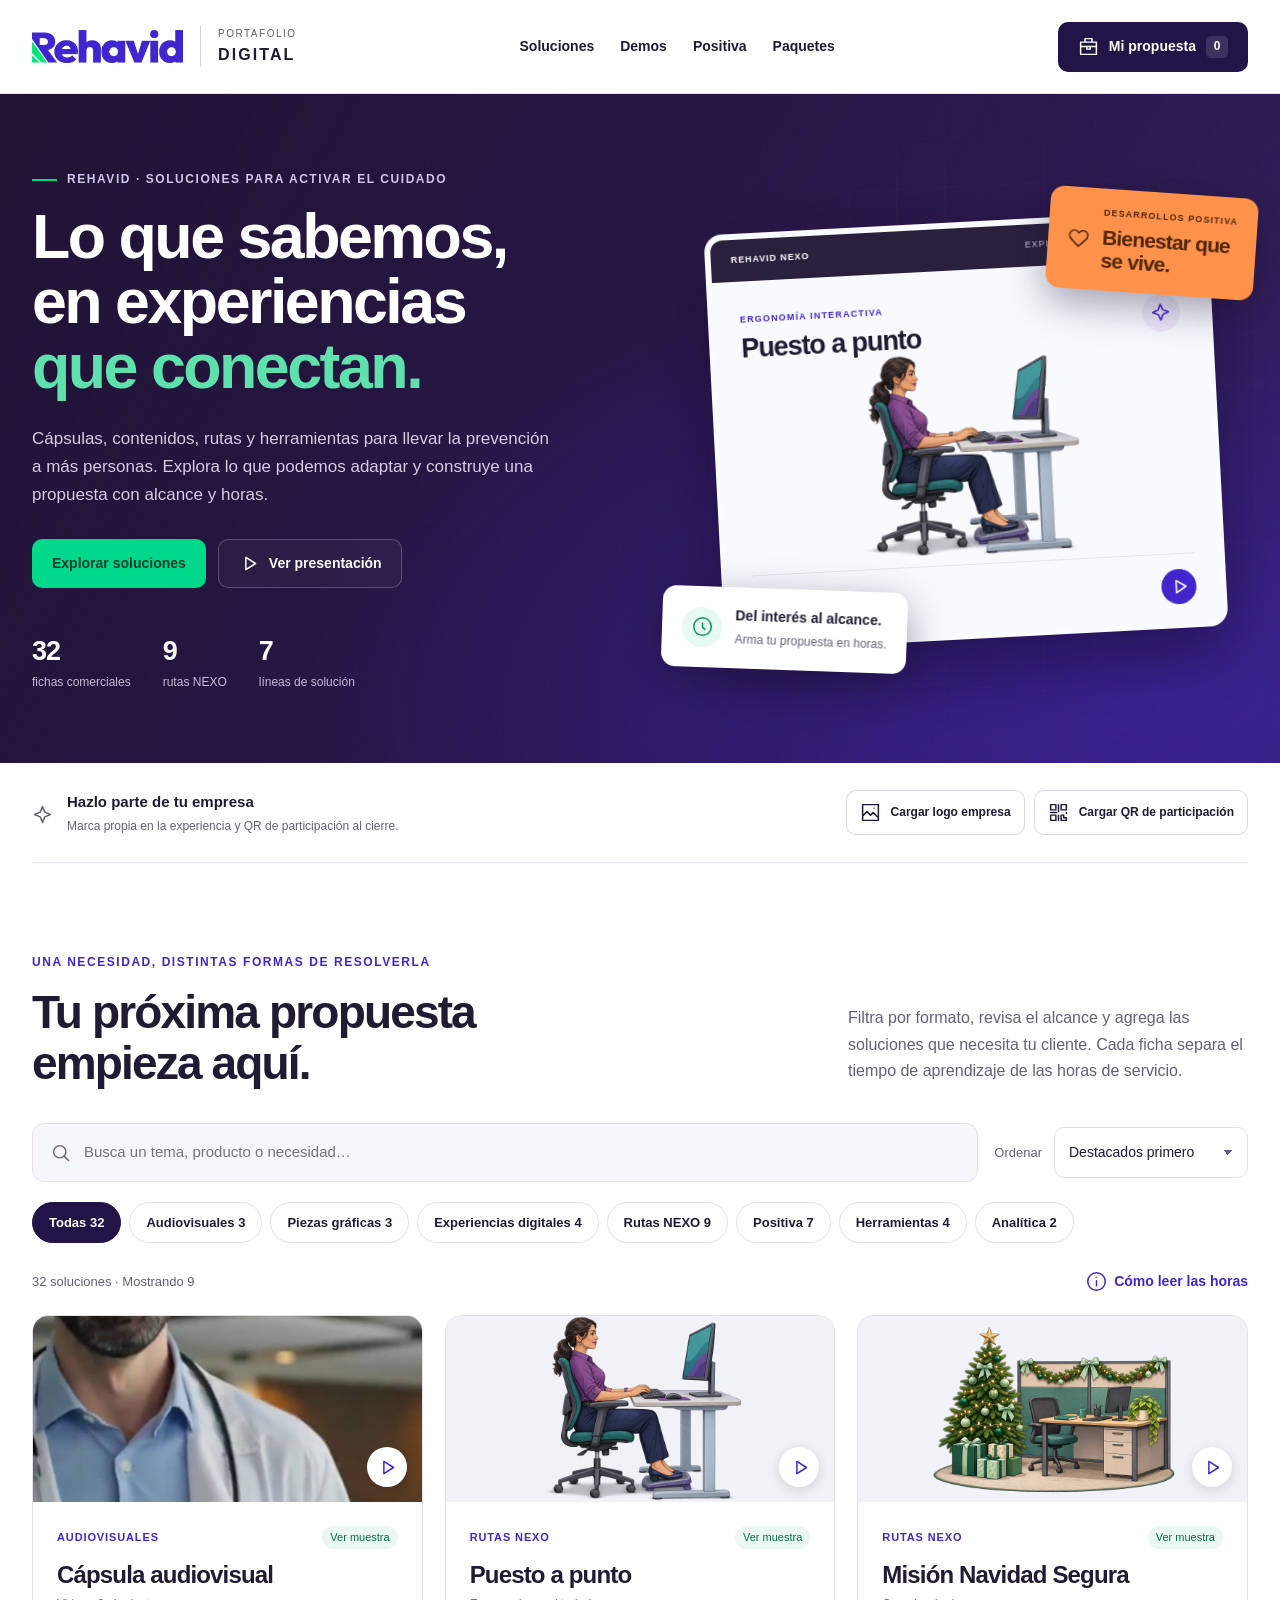
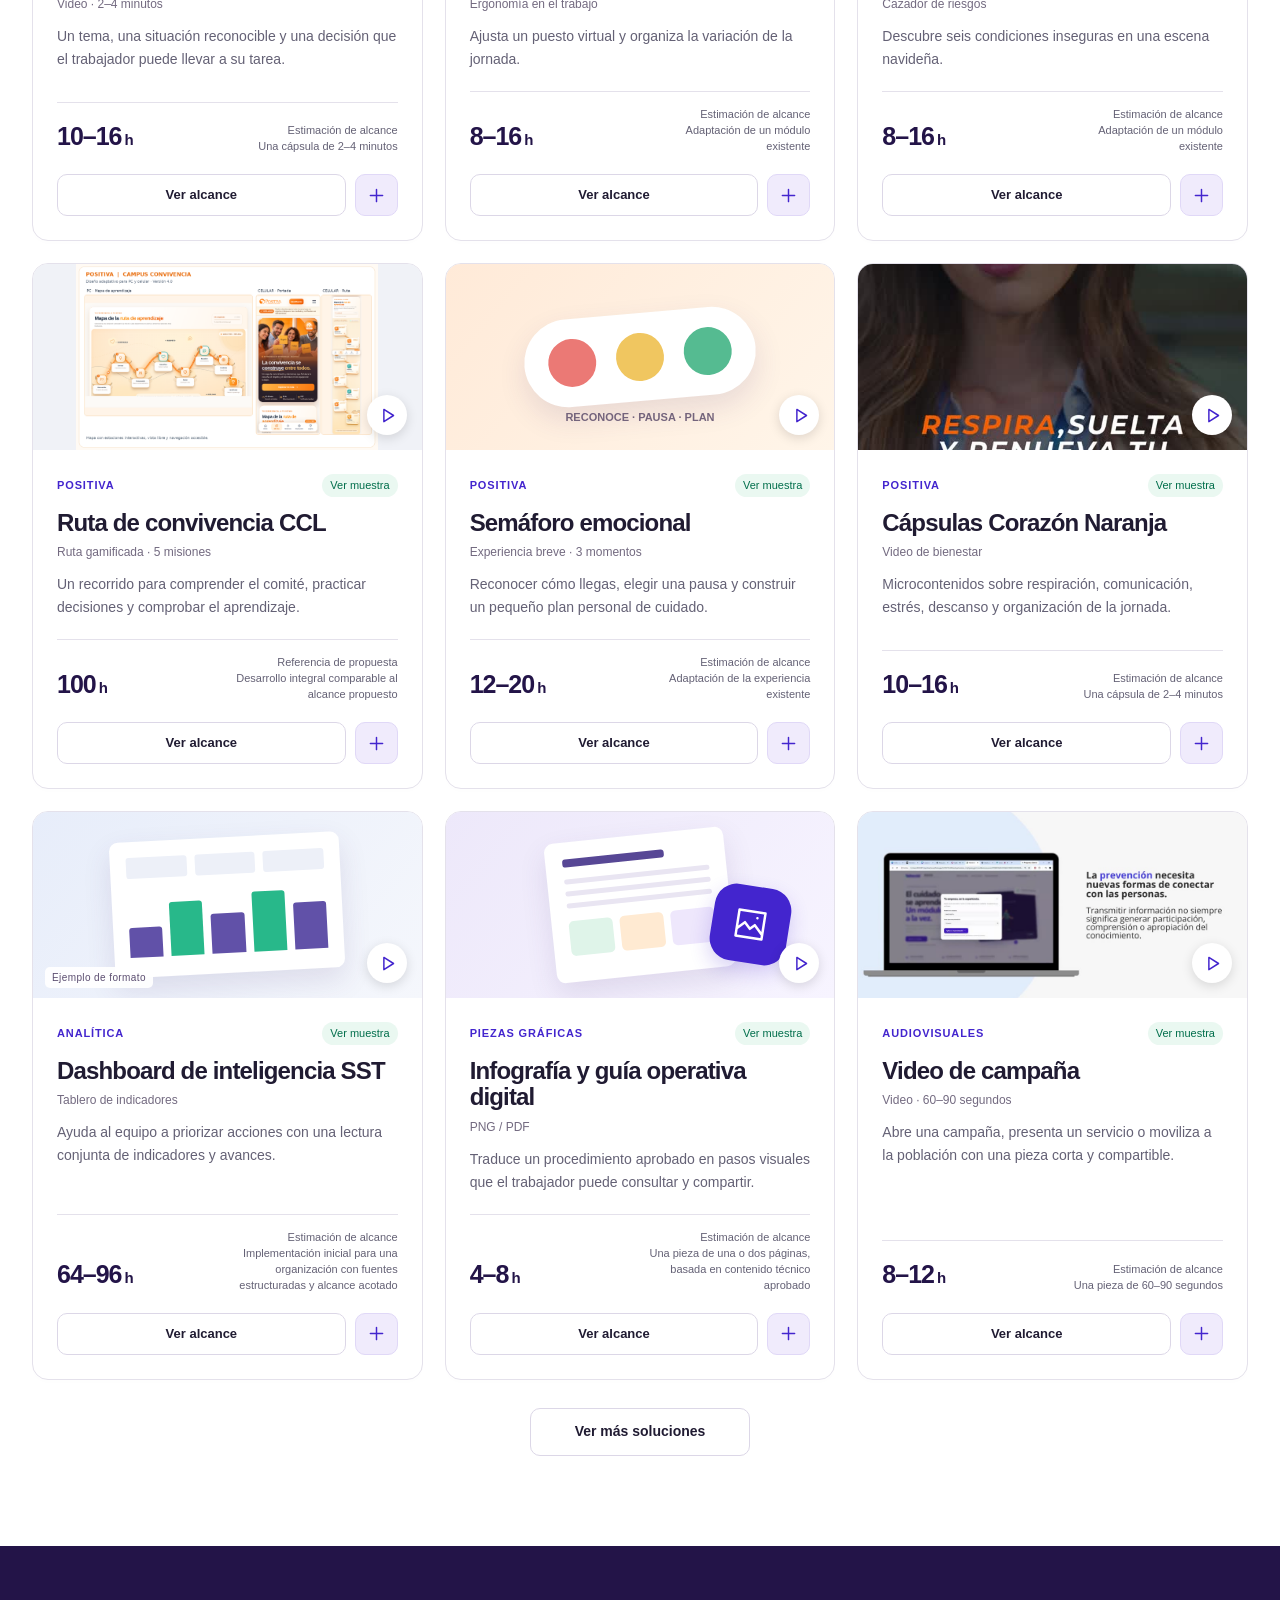
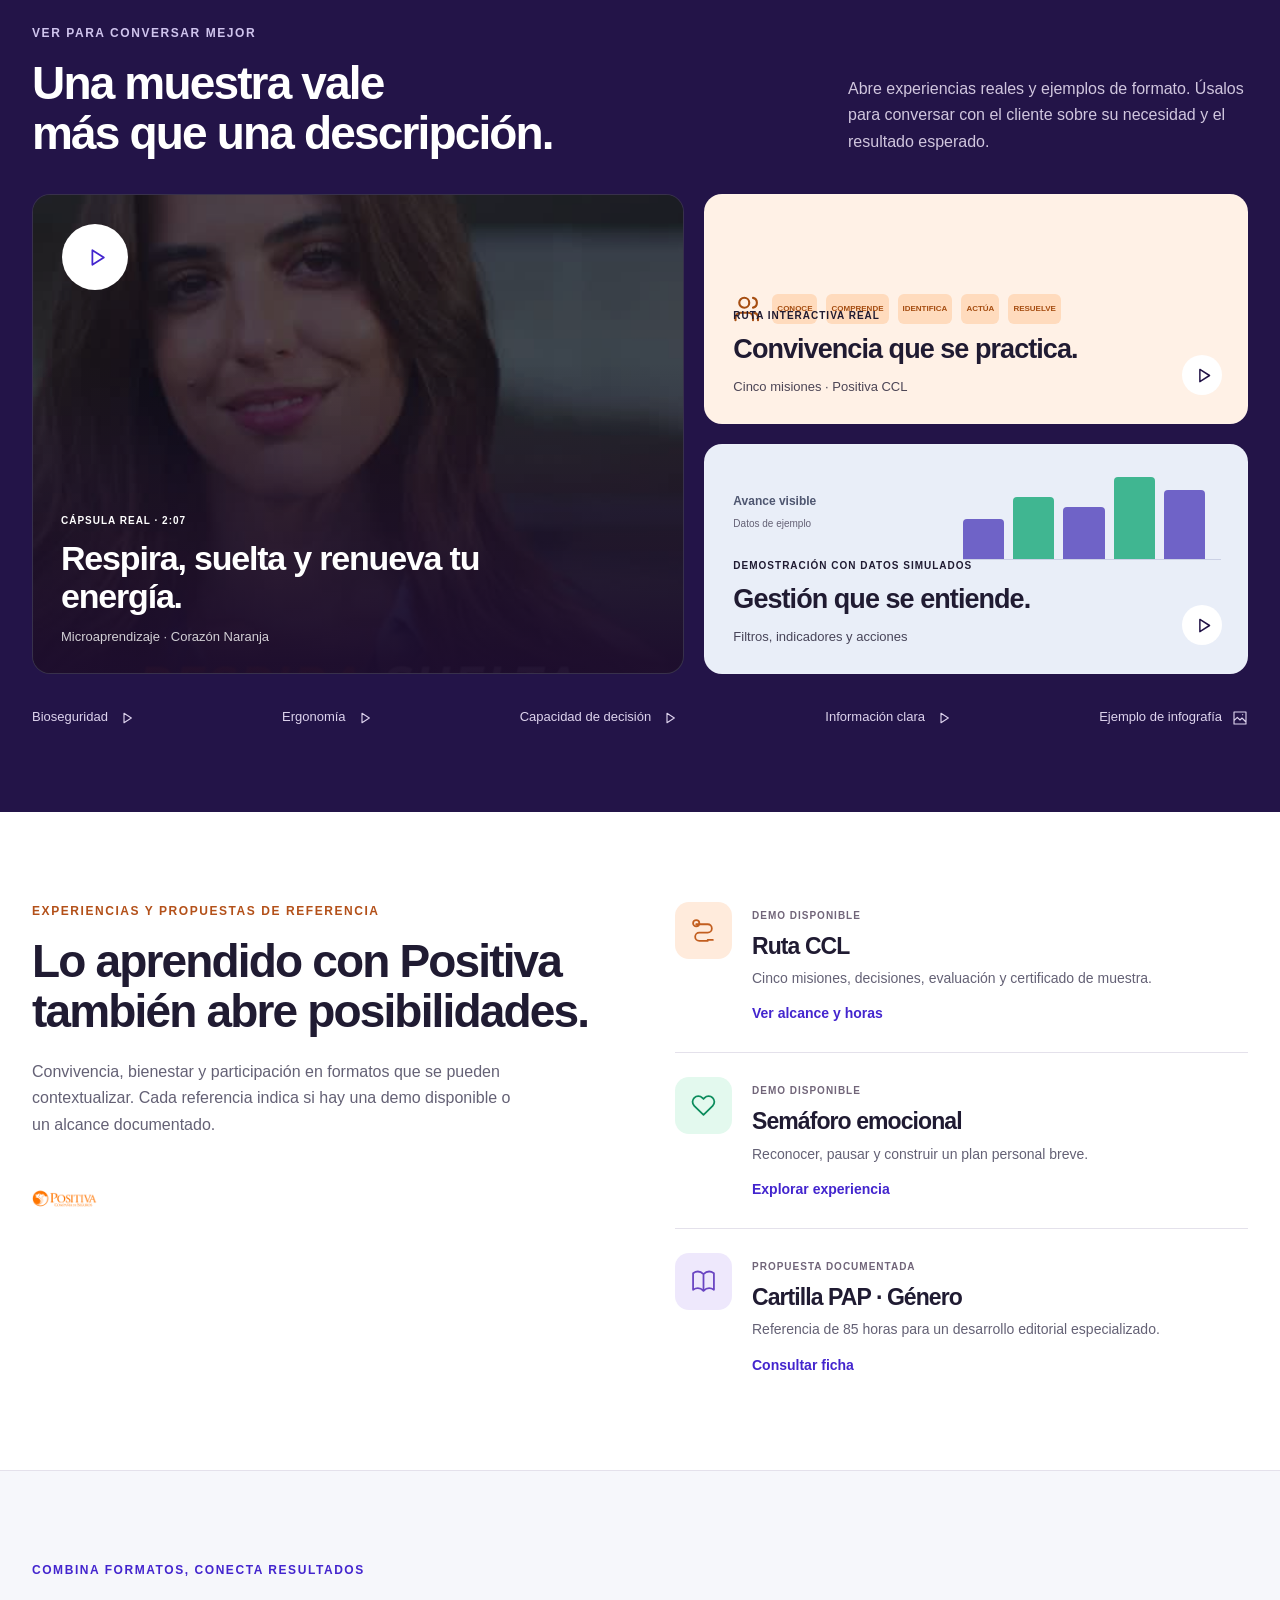
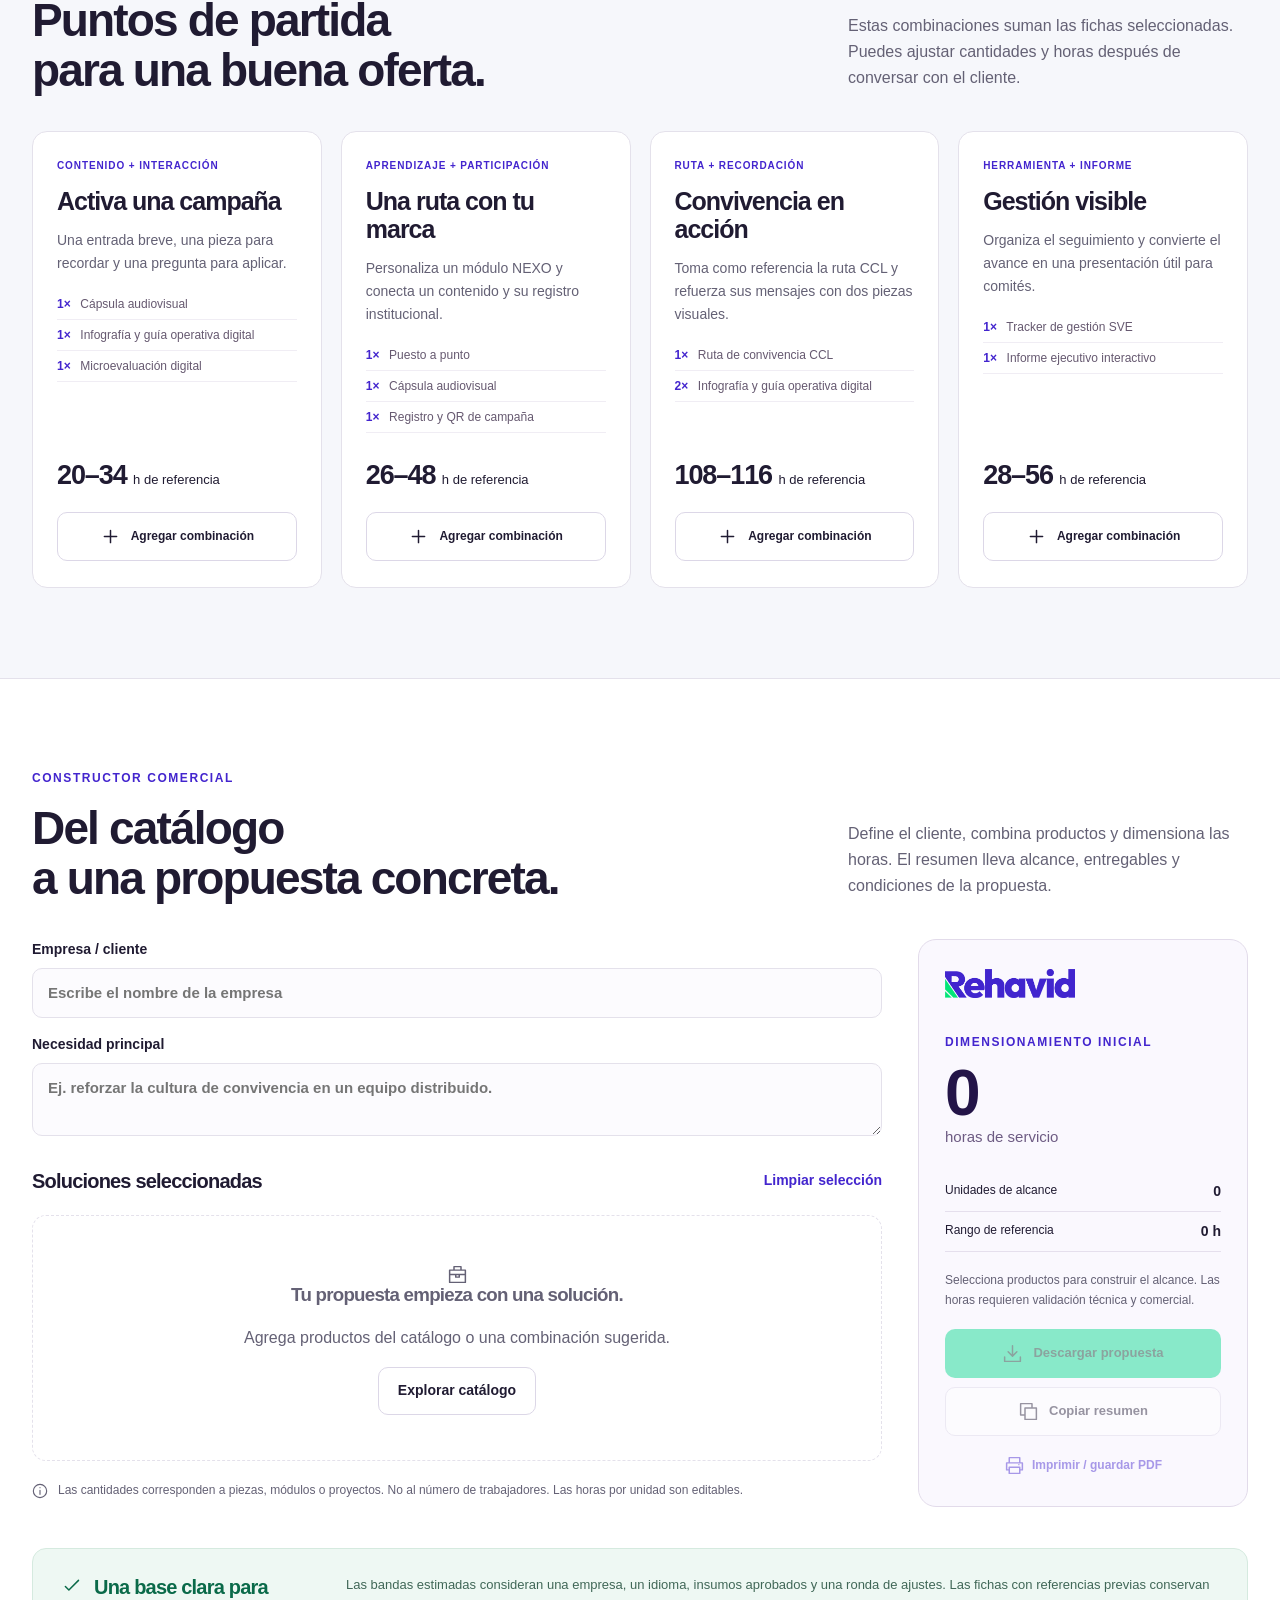
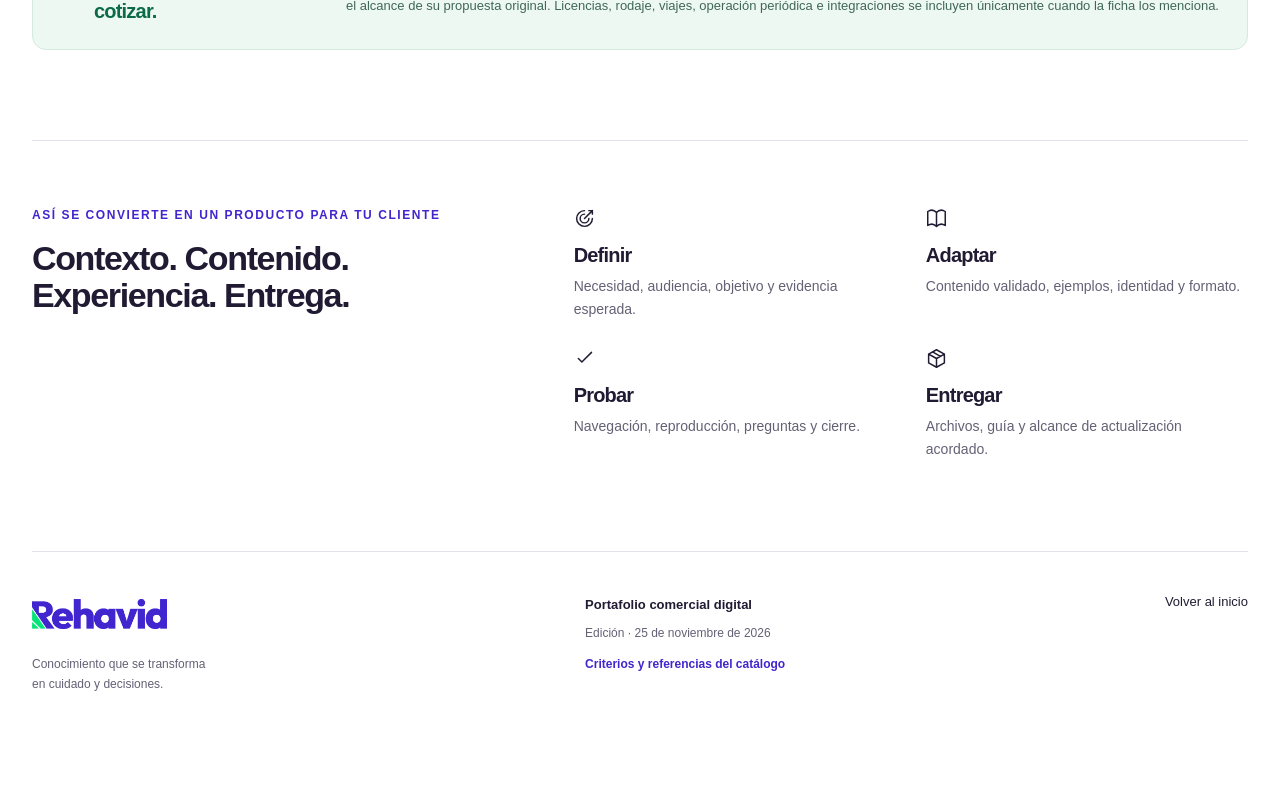
<file: index.html>
<!doctype html>
<html lang="es">
<head>
<meta charset="utf-8">
<meta name="viewport" content="width=device-width, initial-scale=1">
<meta name="theme-color" content="#231448">
<meta name="description" content="Portafolio comercial digital de REHAVID: cápsulas, piezas gráficas, rutas NEXO, experiencias Positiva, herramientas y analítica. Explora demos y arma una propuesta en horas.">
<title>REHAVID · Portafolio digital comercial</title>
<link rel="stylesheet" href="style.css">
</head>
<body>
<a class="skip-link" href="#catalogo">Saltar al catálogo</a>
<header class="site-header">
 <a class="brand" href="#inicio" aria-label="REHAVID, inicio"><img src="assets/logo-rehavid.png" alt="REHAVID"><span>PORTAFOLIO<br><b>DIGITAL</b></span></a>
 <nav aria-label="Secciones del portafolio"><a href="#catalogo">Soluciones</a><a href="#muestras">Demos</a><a href="#positiva">Positiva</a><a href="#paquetes">Paquetes</a></nav>
 <button class="btn btn-dark header-proposal" data-action="go-proposal"><span data-icon="briefcase"></span>Mi propuesta <span class="count" id="header-count">0</span></button>
</header>
<main>
 <section id="inicio" class="hero">
  <div class="hero-inner wrap">
   <div class="hero-copy">
    <div class="eyebrow light"><span class="tiny-line"></span>REHAVID · SOLUCIONES PARA ACTIVAR EL CUIDADO</div>
    <h1>Lo que sabemos,<br>en experiencias<br><em>que conectan.</em></h1>
    <p>Cápsulas, contenidos, rutas y herramientas para llevar la prevención a más personas. Explora lo que podemos adaptar y construye una propuesta con alcance y horas.</p>
    <div class="hero-actions"><a class="btn btn-green" href="#catalogo">Explorar soluciones</a><button class="btn btn-glass" data-action="demo" data-id="video-portada"><span data-icon="play"></span>Ver presentación</button></div>
    <div class="hero-facts"><span><b id="product-count">32</b> fichas comerciales</span><span><b>9</b> rutas NEXO</span><span><b>7</b> líneas de solución</span></div>
   </div>
   <div class="hero-composition" aria-label="Ejemplos de las experiencias digitales REHAVID">
    <div class="composition-grid" aria-hidden="true"></div>
    <div class="experience-window">
     <div class="window-top"><span>REHAVID NEXO</span><span>EXPLORA · DECIDE · APRENDE</span></div>
     <div class="window-title"><div><small>ERGONOMÍA INTERACTIVA</small><h2>Puesto a punto</h2></div><span class="round-icon" data-icon="spark"></span></div>
     <img src="assets/nexo-ergonomics.webp" alt="Ilustración del módulo de ergonomía Puesto a punto" class="window-art">
     <div class="window-bottom"><span>Una decisión a la vez.</span><button data-action="demo" data-id="nexo-ergonomics" aria-label="Abrir demo Puesto a punto"><span data-icon="play"></span></button></div>
    </div>
    <div class="floating-card orange-card"><span data-icon="heart"></span><div><small>DESARROLLOS POSITIVA</small><b>Bienestar que<br>se vive.</b></div></div>
    <div class="floating-card hours-card"><span class="pill-circle" data-icon="clock"></span><div><b>Del interés al alcance.</b><small>Arma tu propuesta en horas.</small></div></div>
   </div>
  </div>
 </section>

 <section class="personalize-strip wrap" aria-label="Personalización de la empresa">
  <div class="personalize-title"><span data-icon="spark"></span><div><b>Hazlo parte de tu empresa</b><span>Marca propia en la experiencia y QR de participación al cierre.</span></div></div>
  <div class="personalize-actions"><button class="btn btn-outline" data-action="upload-logo"><span data-icon="image"></span><span id="logo-label">Cargar logo empresa</span></button><button class="btn btn-outline" data-action="upload-qr"><span data-icon="qr"></span><span id="qr-label">Cargar QR de participación</span></button></div>
  <input type="file" id="company-logo-file" accept="image/png,image/jpeg,image/webp" hidden><input type="file" id="company-qr-file" accept="image/png,image/jpeg,image/webp" hidden>
 </section>

 <section id="catalogo" class="section wrap catalog-section">
  <div class="section-title"><div><div class="eyebrow">UNA NECESIDAD, DISTINTAS FORMAS DE RESOLVERLA</div><h2>Tu próxima propuesta<br>empieza aquí.</h2></div><p>Filtra por formato, revisa el alcance y agrega las soluciones que necesita tu cliente. Cada ficha separa el tiempo de aprendizaje de las horas de servicio.</p></div>
  <div class="catalog-controls">
   <label class="search-box"><span data-icon="search"></span><input id="catalog-search" type="search" placeholder="Busca un tema, producto o necesidad…" aria-label="Buscar soluciones"></label>
   <label class="select-box"><span>Ordenar</span><select id="catalog-sort"><option value="featured">Destacados primero</option><option value="hours">Menor rango de horas</option><option value="name">Nombre A–Z</option></select></label>
  </div>
  <div id="category-tabs" class="category-tabs" role="group" aria-label="Filtrar por línea de solución"></div>
  <div class="catalog-meta"><p id="catalog-status" role="status" aria-live="polite"></p><button class="text-btn" data-action="hours-guide"><span data-icon="info"></span>Cómo leer las horas</button></div>
  <div id="catalog-grid" class="catalog-grid"></div>
  <div class="show-more"><button class="btn btn-outline" id="show-more" data-action="show-more">Ver más soluciones</button></div>
 </section>

 <section id="muestras" class="showcase-section">
  <div class="wrap">
   <div class="section-title light-title"><div><div class="eyebrow light">VER PARA CONVERSAR MEJOR</div><h2>Una muestra vale<br>más que una descripción.</h2></div><p>Abre experiencias reales y ejemplos de formato. Úsalos para conversar con el cliente sobre su necesidad y el resultado esperado.</p></div>
   <div class="showcase-grid">
    <button class="showcase-card showcase-main" data-action="demo" data-id="video-positiva"><img src="assets/positiva-video.jpg" alt="Fotograma de la cápsula Respira de Positiva" loading="lazy"><div class="showcase-shade"></div><span class="play-badge" data-icon="play"></span><div class="showcase-caption"><small>CÁPSULA REAL · 2:07</small><h3>Respira, suelta y renueva tu energía.</h3><span>Microaprendizaje · Corazón Naranja</span></div></button>
    <button class="showcase-card route-showcase" data-action="demo" data-id="ccl"><div class="mock-route"><i data-icon="users"></i><span>CONOCE</span><span>COMPRENDE</span><span>IDENTIFICA</span><span>ACTÚA</span><span>RESUELVE</span></div><div class="showcase-caption"><small>RUTA INTERACTIVA REAL</small><h3>Convivencia que se practica.</h3><span>Cinco misiones · Positiva CCL</span></div><span class="mini-play" data-icon="play"></span></button>
    <button class="showcase-card analytics-showcase" data-action="demo" data-id="herramientas"><div class="mock-dashboard" aria-hidden="true"><div><b>Avance visible</b><span>Datos de ejemplo</span></div><div class="mock-bars"><i style="--height:42%"></i><i style="--height:66%"></i><i style="--height:55%"></i><i style="--height:88%"></i><i style="--height:74%"></i></div></div><div class="showcase-caption"><small>DEMOSTRACIÓN CON DATOS SIMULADOS</small><h3>Gestión que se entiende.</h3><span>Filtros, indicadores y acciones</span></div><span class="mini-play" data-icon="play"></span></button>
   </div>
   <div class="sample-links"><button data-action="demo" data-id="video-bioseguridad">Bioseguridad <span data-icon="play"></span></button><button data-action="demo" data-id="video-ergonomia">Ergonomía <span data-icon="play"></span></button><button data-action="demo" data-id="video-decision">Capacidad de decisión <span data-icon="play"></span></button><button data-action="demo" data-id="video-informacion">Información clara <span data-icon="play"></span></button><button data-action="demo" data-id="infografia">Ejemplo de infografía <span data-icon="image"></span></button></div>
  </div>
 </section>

 <section id="positiva" class="section wrap positiva-section">
  <div class="positiva-intro"><div class="eyebrow orange-text">EXPERIENCIAS Y PROPUESTAS DE REFERENCIA</div><h2>Lo aprendido con Positiva<br>también abre posibilidades.</h2><p>Convivencia, bienestar y participación en formatos que se pueden contextualizar. Cada referencia indica si hay una demo disponible o un alcance documentado.</p><img src="assets/logo-positiva.png" alt="Positiva" class="positiva-logo"></div>
  <div class="positiva-picks">
   <article><span class="tile-icon orange" data-icon="route"></span><div><small>DEMO DISPONIBLE</small><h3>Ruta CCL</h3><p>Cinco misiones, decisiones, evaluación y certificado de muestra.</p><button class="text-btn" data-action="detail" data-id="positiva-ccl">Ver alcance y horas</button></div></article>
   <article><span class="tile-icon green" data-icon="heart"></span><div><small>DEMO DISPONIBLE</small><h3>Semáforo emocional</h3><p>Reconocer, pausar y construir un plan personal breve.</p><button class="text-btn" data-action="demo" data-id="semaforo">Explorar experiencia</button></div></article>
   <article><span class="tile-icon purple" data-icon="book"></span><div><small>PROPUESTA DOCUMENTADA</small><h3>Cartilla PAP · Género</h3><p>Referencia de 85 horas para un desarrollo editorial especializado.</p><button class="text-btn" data-action="detail" data-id="positiva-pap">Consultar ficha</button></div></article>
  </div>
 </section>

 <section id="paquetes" class="kits-section section">
  <div class="wrap"><div class="section-title"><div><div class="eyebrow">COMBINA FORMATOS, CONECTA RESULTADOS</div><h2>Puntos de partida<br>para una buena oferta.</h2></div><p>Estas combinaciones suman las fichas seleccionadas. Puedes ajustar cantidades y horas después de conversar con el cliente.</p></div><div id="kits-grid" class="kits-grid"></div></div>
 </section>

 <section id="propuesta" class="section wrap proposal-section">
  <div class="section-title"><div><div class="eyebrow">CONSTRUCTOR COMERCIAL</div><h2>Del catálogo<br>a una propuesta concreta.</h2></div><p>Define el cliente, combina productos y dimensiona las horas. El resumen lleva alcance, entregables y condiciones de la propuesta.</p></div>
  <div class="proposal-layout">
   <div class="proposal-main">
    <div class="brief-form"><label>Empresa / cliente<input id="proposal-company" autocomplete="organization" placeholder="Escribe el nombre de la empresa" maxlength="100"></label><label>Necesidad principal<textarea id="proposal-brief" rows="2" maxlength="1000" placeholder="Ej. reforzar la cultura de convivencia en un equipo distribuido."></textarea></label></div>
    <div class="proposal-list-heading"><h3>Soluciones seleccionadas</h3><button class="text-btn" data-action="clear-selection">Limpiar selección</button></div>
    <div id="proposal-items"></div>
    <p class="working-note"><span data-icon="info"></span>Las cantidades corresponden a piezas, módulos o proyectos. No al número de trabajadores. Las horas por unidad son editables.</p>
   </div>
   <aside class="proposal-summary" aria-label="Resumen de la propuesta">
    <div class="summary-brand" id="summary-brand"><img src="assets/logo-rehavid.png" alt="REHAVID"></div>
    <span class="eyebrow">DIMENSIONAMIENTO INICIAL</span><div class="total-hours"><b id="total-hours">0</b><span>horas de servicio</span></div>
    <div class="summary-line"><span>Unidades de alcance</span><b id="total-quantity">0</b></div><div class="summary-line"><span>Rango de referencia</span><b id="total-range">0 h</b></div>
    <p id="estimate-note">Selecciona productos para construir el alcance. Las horas requieren validación técnica y comercial.</p>
    <button class="btn btn-green" data-action="download-proposal"><span data-icon="download"></span>Descargar propuesta</button><button class="btn btn-outline" data-action="copy-proposal"><span data-icon="copy"></span>Copiar resumen</button><button class="text-btn" data-action="print-proposal"><span data-icon="print"></span>Imprimir / guardar PDF</button>
   </aside>
  </div>
  <div class="scope-note"><div><span data-icon="check"></span><h3>Una base clara para cotizar.</h3></div><p>Las bandas estimadas consideran una empresa, un idioma, insumos aprobados y una ronda de ajustes. Las fichas con referencias previas conservan el alcance de su propuesta original. Licencias, rodaje, viajes, operación periódica e integraciones se incluyen únicamente cuando la ficha los menciona.</p></div>
  <div id="registration-area"></div>
 </section>

 <section class="section wrap method-section"><div class="method-title"><div class="eyebrow">ASÍ SE CONVIERTE EN UN PRODUCTO PARA TU CLIENTE</div><h2>Contexto. Contenido.<br>Experiencia. Entrega.</h2></div><div class="method-steps"><article><span data-icon="target"></span><h3>Definir</h3><p>Necesidad, audiencia, objetivo y evidencia esperada.</p></article><article><span data-icon="book"></span><h3>Adaptar</h3><p>Contenido validado, ejemplos, identidad y formato.</p></article><article><span data-icon="check"></span><h3>Probar</h3><p>Navegación, reproducción, preguntas y cierre.</p></article><article><span data-icon="package"></span><h3>Entregar</h3><p>Archivos, guía y alcance de actualización acordado.</p></article></div></section>
 <footer class="site-footer wrap"><div><img src="assets/logo-rehavid.png" alt="REHAVID"><p>Conocimiento que se transforma<br>en cuidado y decisiones.</p></div><div><b>Portafolio comercial digital</b><span>Edición · 25 de noviembre de 2026</span><button class="text-btn" data-action="sources">Criterios y referencias del catálogo</button></div><a href="#inicio">Volver al inicio</a></footer>
</main>
<div class="selection-dock" id="selection-dock" hidden><span><b id="dock-count">0</b> soluciones · <strong id="dock-hours">0 h</strong></span><button class="btn btn-green" data-action="go-proposal">Ver propuesta</button></div>
<dialog id="main-dialog" aria-label="Detalle del portafolio"></dialog>
<div class="toast" id="toast" role="status" aria-live="polite"></div>
<script src="catalog.js"></script>
<script src="app.js"></script>
</body>
</html>
</file>
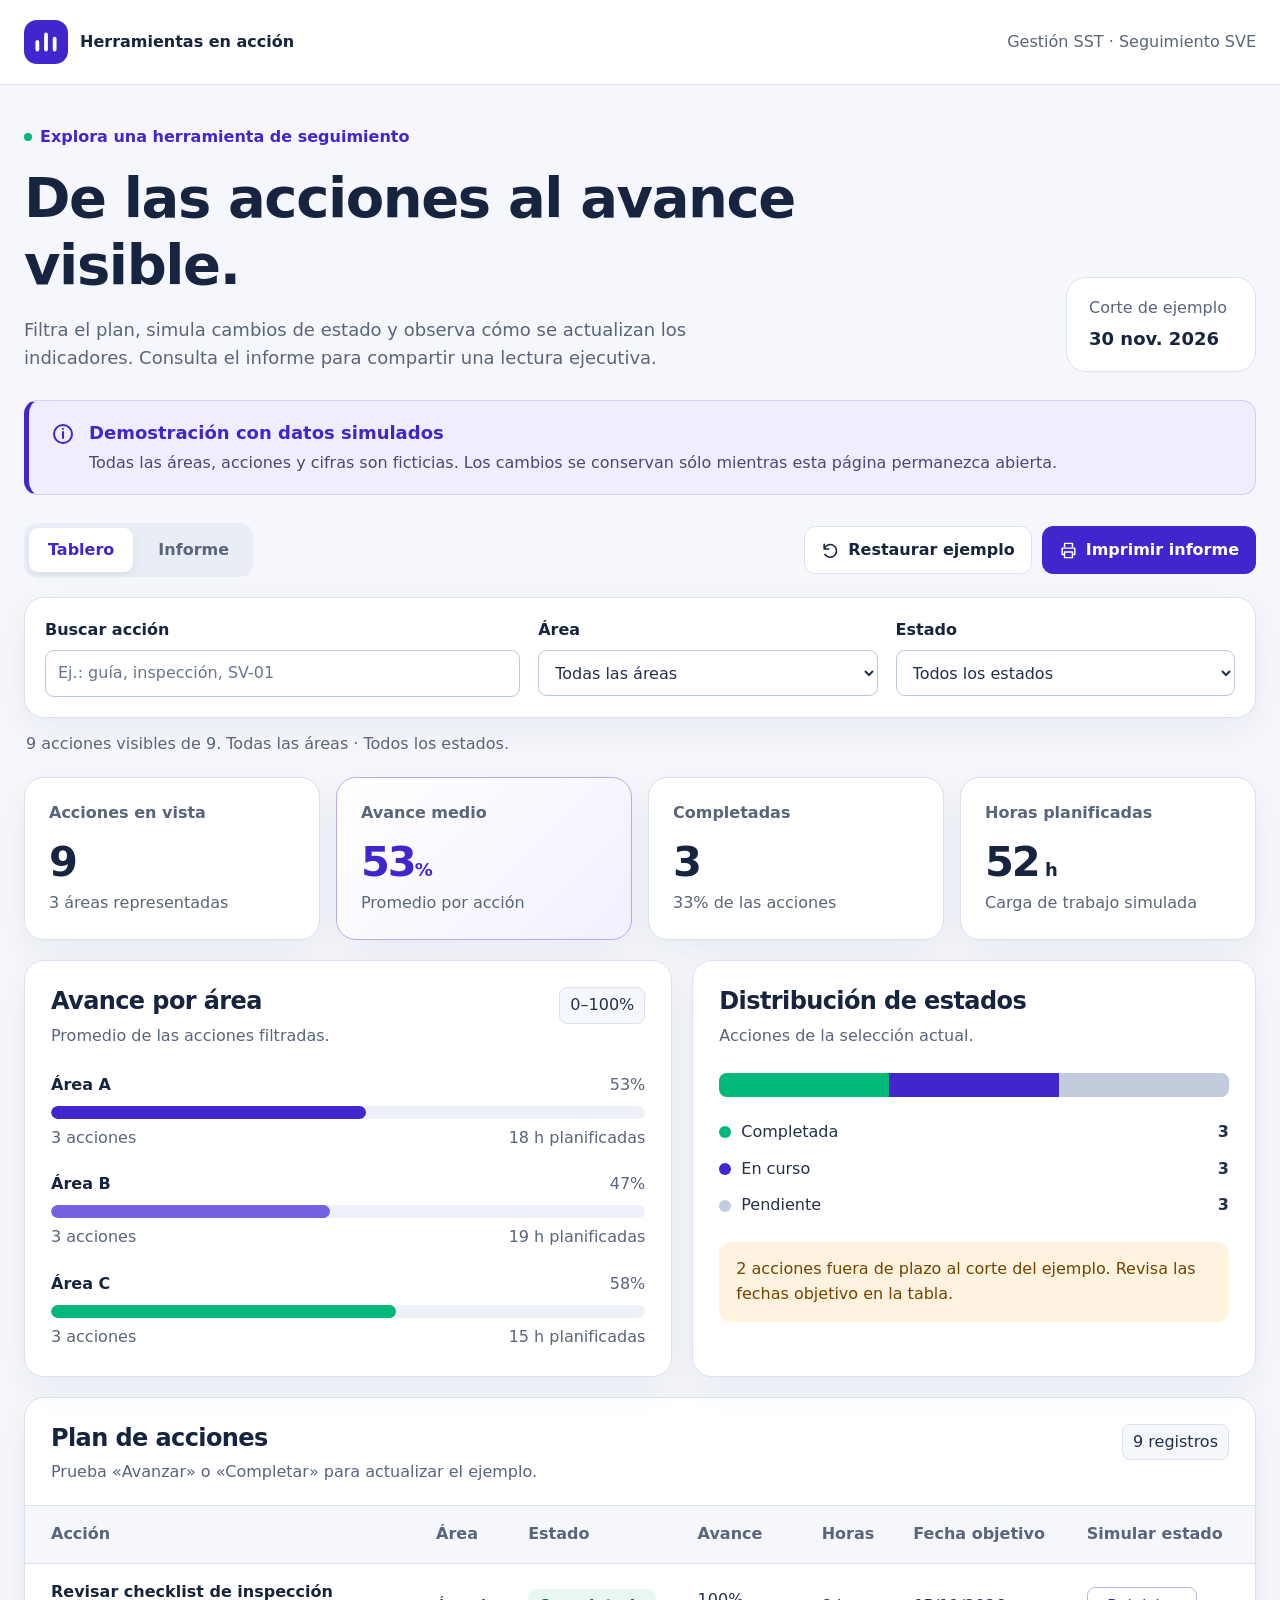
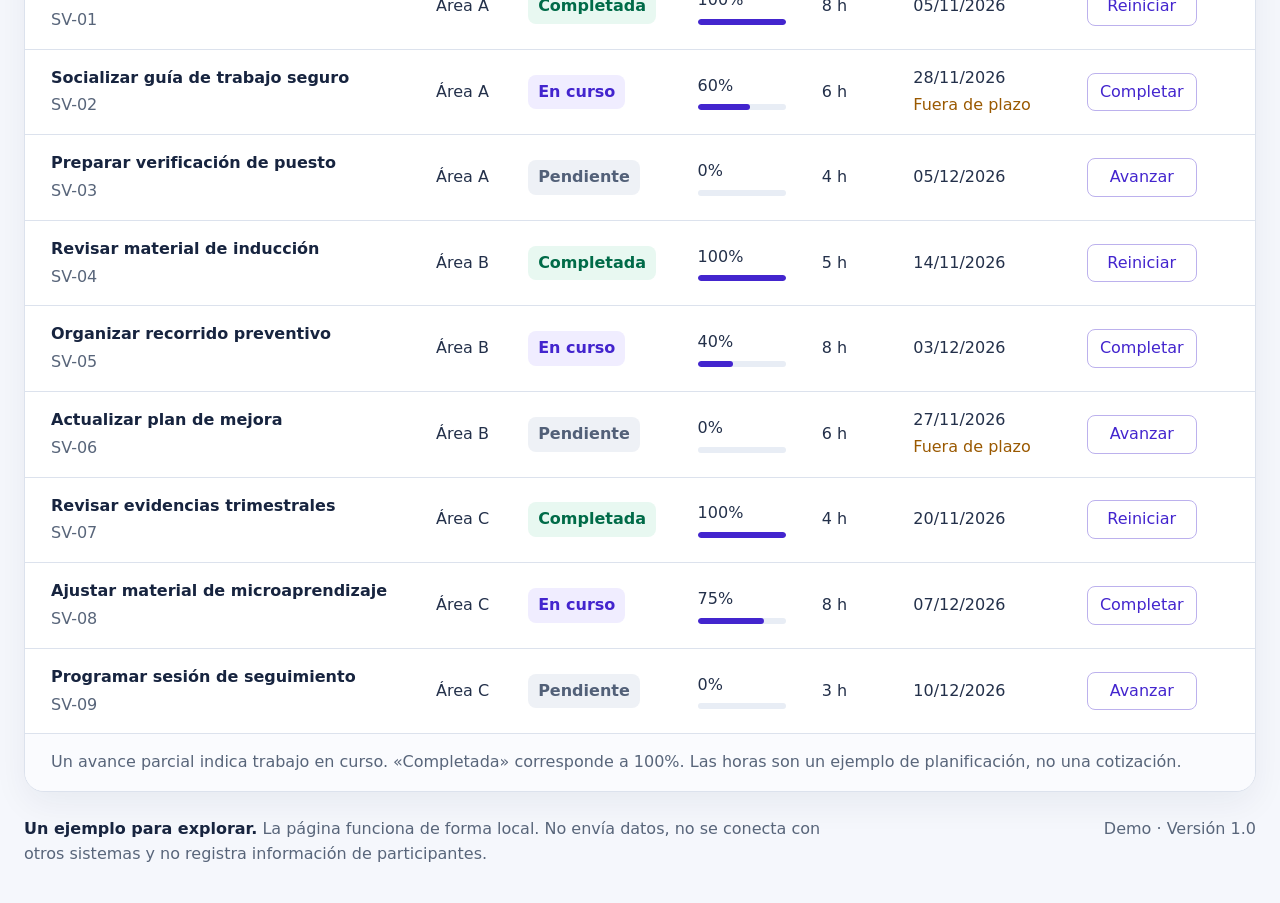
<file: demos/herramientas.html>
<!doctype html>
<html lang="es">
<head>
  <meta charset="utf-8">
  <meta name="viewport" content="width=device-width, initial-scale=1">
  <meta name="color-scheme" content="light">
  <title>Demo de herramientas · Gestión SST</title>
  <style>
    :root{--navy:#17243f;--ink:#23304a;--muted:#58657a;--purple:#4325ce;--purple-soft:#f0edff;--green:#00b978;--green-ink:#006b48;--green-soft:#e8f8f1;--line:#dce2ed;--wash:#f5f7fc;--white:#fff;--amber:#9a5900;--amber-soft:#fff3df;--radius:20px;--shadow:0 12px 34px rgba(23,36,63,.06)}
    *{box-sizing:border-box}html{scroll-behavior:smooth}body{margin:0;background:var(--wash);color:var(--ink);font-family:Inter,ui-sans-serif,system-ui,-apple-system,BlinkMacSystemFont,"Segoe UI",sans-serif;font-size:16px;line-height:1.55}button,input,select{font:inherit}button,a,input,select{-webkit-tap-highlight-color:transparent}button{cursor:pointer}button:focus-visible,a:focus-visible,input:focus-visible,select:focus-visible{outline:3px solid #927cff;outline-offset:4px}button:disabled{cursor:default}a{color:var(--purple)}h1,h2,h3,p{margin:0}h1,h2,h3{color:var(--navy);line-height:1.2;letter-spacing:-.025em}h1{font-size:clamp(2rem,4.4vw,3.5rem);max-width:800px}h2{font-size:1.5rem}h3{font-size:1.125rem}svg{display:block}button svg{flex-shrink:0}.shell{width:min(1240px,calc(100% - 48px));margin:auto}[hidden]{display:none!important}.skip-link{position:absolute;left:24px;top:-80px;z-index:20;padding:12px 18px;background:white;border:2px solid var(--purple);border-radius:8px}.skip-link:focus{top:16px}.header{background:white;border-bottom:1px solid var(--line)}.header-row{display:flex;justify-content:space-between;align-items:center;gap:20px;padding:20px 0}.brand{display:flex;align-items:center;gap:12px;font-weight:750;color:var(--navy)}.brand-mark{width:44px;height:44px;background:var(--purple);color:white;border-radius:13px;display:grid;place-items:center}.header-label{color:var(--muted)}.hero{padding:40px 0 28px;display:grid;grid-template-columns:1fr auto;align-items:end;gap:28px}.eyebrow{display:flex;align-items:center;gap:8px;color:var(--purple);font-weight:750;margin-bottom:14px}.eyebrow:before{content:"";width:8px;height:8px;border-radius:50%;background:var(--green)}.hero-copy{max-width:730px;color:var(--muted);margin-top:18px;font-size:1.125rem}.cut{min-width:190px;padding:18px 22px;background:white;border:1px solid var(--line);border-radius:var(--radius)}.cut span{display:block;color:var(--muted)}.cut strong{display:block;margin-top:4px;color:var(--navy);font-size:1.125rem}.demo-banner{display:flex;align-items:flex-start;gap:14px;background:var(--purple-soft);border:1px solid #d7cdfd;border-left:5px solid var(--purple);padding:18px 22px;border-radius:14px}.demo-banner svg{flex:0 0 24px;color:var(--purple);margin-top:3px}.demo-banner strong{display:block;font-size:1.125rem;color:var(--purple)}.demo-banner p{margin-top:4px;color:#4b4770}.toolbar{display:flex;align-items:center;justify-content:space-between;gap:20px;flex-wrap:wrap;margin:28px 0 20px}.tabs{display:flex;gap:6px;padding:5px;background:#e9edf6;border-radius:13px}.tab{border:0;background:transparent;padding:10px 19px;border-radius:9px;color:var(--muted);font-weight:700}.tab[aria-selected=true]{background:white;color:var(--purple);box-shadow:0 3px 9px rgba(23,36,63,.07)}.actions{display:flex;flex-wrap:wrap;gap:10px}.btn{display:inline-flex;align-items:center;justify-content:center;gap:8px;padding:11px 16px;min-height:46px;border-radius:11px;font-weight:700;border:1px solid var(--line);background:white;color:var(--navy);text-decoration:none}.btn:hover{border-color:#b2a4eb;background:#faf9ff}.btn-primary{background:var(--purple);color:white;border-color:var(--purple)}.btn-primary:hover{background:#331ab4;border-color:#331ab4}.filters{background:white;border:1px solid var(--line);padding:20px;border-radius:var(--radius);display:grid;grid-template-columns:1.4fr 1fr 1fr;gap:18px;box-shadow:var(--shadow)}label{display:block;color:var(--navy);font-weight:700;margin-bottom:7px}input,select{width:100%;min-height:46px;background:white;border:1px solid #bcc7d8;border-radius:9px;padding:10px 12px;color:var(--ink)}input::placeholder{color:#68758a}.filter-summary{color:var(--muted);padding:14px 2px 20px;min-height:58px}.stats{display:grid;grid-template-columns:repeat(4,1fr);gap:16px}.stat{padding:23px 24px;border:1px solid var(--line);background:white;border-radius:var(--radius);box-shadow:var(--shadow)}.stat-label{color:var(--muted);font-weight:650}.stat-value{display:block;font-size:2.6rem;line-height:1.15;color:var(--navy);font-weight:800;letter-spacing:-.05em;margin:12px 0 6px;font-variant-numeric:tabular-nums}.stat-value small{font-size:1.125rem;letter-spacing:0}.stat-meta{color:var(--muted)}.stat.featured{border-color:#b8aaf4;background:linear-gradient(135deg,#fff,#f3f0ff)}.stat.featured .stat-value{color:var(--purple)}.charts{display:grid;grid-template-columns:1.15fr 1fr;gap:20px;margin-top:20px}.panel{background:white;border:1px solid var(--line);border-radius:var(--radius);padding:26px;box-shadow:var(--shadow)}.panel-head{display:flex;align-items:flex-start;justify-content:space-between;gap:16px;margin-bottom:24px}.panel-subtitle{color:var(--muted);margin-top:8px}.panel-tag{padding:5px 10px;background:var(--wash);border:1px solid var(--line);border-radius:8px;white-space:nowrap}.area-row+.area-row{margin-top:22px}.bar-top{display:flex;align-items:baseline;justify-content:space-between;gap:20px;margin-bottom:8px}.bar-top strong{color:var(--navy)}.bar-top span{color:var(--muted)}.bar-track{height:13px;background:#edf0f7;border-radius:99px;overflow:hidden}.bar-fill{height:100%;border-radius:99px;background:var(--purple);transition:width .25s ease}.area-row:nth-child(2) .bar-fill{background:#7461df}.area-row:nth-child(3) .bar-fill{background:var(--green)}.area-caption{display:flex;justify-content:space-between;gap:14px;color:var(--muted);margin-top:7px}.status-bar{display:flex;height:24px;border-radius:8px;overflow:hidden;background:var(--wash);margin:10px 0 23px}.segment{transition:width .25s ease}.segment.complete{background:var(--green)}.segment.progress{background:var(--purple)}.segment.pending{background:#c3ccdc}.legend{display:grid;gap:12px}.legend-row{display:flex;align-items:center;justify-content:space-between;gap:16px}.legend-label{display:flex;align-items:center;gap:10px}.dot{display:inline-block;width:12px;height:12px;border-radius:50%;flex-shrink:0}.attention{margin-top:24px;padding:15px 17px;background:var(--amber-soft);border-radius:12px;color:#714400}.attention.all-clear{background:var(--green-soft);color:var(--green-ink)}.table-panel{margin-top:20px;padding:26px 0 0;overflow:hidden}.table-panel .panel-head{padding:0 26px;margin-bottom:20px}.table-scroll{overflow-x:auto;max-width:100%}table{border-collapse:collapse;width:100%;text-align:left}th{background:var(--wash);color:var(--muted);font-weight:700;white-space:nowrap}th,td{padding:16px 18px;border-top:1px solid var(--line);vertical-align:middle}th:first-child,td:first-child{padding-left:26px}th:last-child,td:last-child{padding-right:26px}tbody tr:hover{background:#fcfbff}.task-name{font-weight:700;color:var(--navy);min-width:225px}.task-id{color:var(--muted);display:block;font-weight:400;margin-top:3px}.nowrap{white-space:nowrap}.status{display:inline-flex;padding:5px 10px;border-radius:8px;font-weight:650;white-space:nowrap}.status.complete{background:var(--green-soft);color:var(--green-ink)}.status.progress{background:var(--purple-soft);color:var(--purple)}.status.pending{background:#eef1f6;color:#526078}.late{color:var(--amber);display:block;margin-top:2px}.progress-cell{min-width:120px}.mini-progress{height:6px;max-width:100px;background:#e8edf5;border-radius:9px;overflow:hidden;margin-top:6px}.mini-progress i{height:100%;display:block;background:var(--purple);border-radius:9px}.small-btn{font-size:1rem;line-height:1.3;padding:8px 10px;background:white;border:1px solid #bcb1ed;color:var(--purple);border-radius:8px;min-width:110px}.small-btn:hover{background:var(--purple-soft)}.table-note{padding:16px 26px;background:#fafbfe;color:var(--muted);border-top:1px solid var(--line)}.empty{text-align:center;padding:40px 20px;color:var(--muted)}.empty strong{display:block;font-size:1.125rem;color:var(--navy);margin-bottom:6px}.footer{display:flex;justify-content:space-between;gap:24px;flex-wrap:wrap;color:var(--muted);padding:25px 0 36px}.footer p{max-width:810px}.footer strong{color:var(--navy)}.toast{position:fixed;bottom:24px;left:50%;transform:translateX(-50%);background:var(--navy);color:white;box-shadow:0 12px 35px #17243f30;border-radius:12px;padding:14px 20px;z-index:10;width:max-content;max-width:calc(100% - 32px)}.report{background:white;border:1px solid var(--line);border-radius:var(--radius);padding:36px;box-shadow:var(--shadow)}.report-top{display:flex;align-items:flex-start;justify-content:space-between;gap:24px;border-bottom:2px solid var(--navy);padding-bottom:24px}.report-top h2{font-size:1.85rem}.report-kicker{color:var(--purple);font-weight:800;margin-bottom:8px}.report-filter{margin:20px 0;color:var(--muted)}.report-summary{display:grid;grid-template-columns:repeat(4,1fr);gap:12px;margin:20px 0 28px}.report-metric{padding:16px;border-radius:10px;background:var(--wash)}.report-metric strong{display:block;font-size:1.6rem;color:var(--navy)}.report-metric span{display:block;color:var(--muted);margin-top:4px}.report h3{margin-top:28px;margin-bottom:14px}.report-text{color:var(--muted);max-width:980px}.report .table-scroll{margin-top:18px;border:1px solid var(--line);border-radius:12px}.report th,.report td{padding:12px 14px}.report .task-name{min-width:220px}.report-note{background:var(--purple-soft);border-left:4px solid var(--purple);padding:16px 18px;margin-top:28px;border-radius:8px}.report-note strong{display:block;color:var(--purple);margin-bottom:4px}.sr-only{position:absolute;width:1px;height:1px;padding:0;margin:-1px;overflow:hidden;clip:rect(0,0,0,0);white-space:nowrap;border:0}
    @media(max-width:1000px){.stats{grid-template-columns:repeat(2,1fr)}.hero{grid-template-columns:1fr}.cut{max-width:300px}.charts{grid-template-columns:1fr 1fr}.report-summary{grid-template-columns:repeat(2,1fr)}}
    @media(max-width:720px){.shell{width:calc(100% - 28px)}.header-row{padding:16px 0}.header-label{display:none}.hero{padding:28px 0 22px;gap:20px}.hero-copy{font-size:1rem}.cut{max-width:none;padding:14px 18px;display:flex;justify-content:space-between;align-items:center;gap:16px}.cut strong{margin:0}.demo-banner{padding:16px}.toolbar{gap:14px;margin-top:22px}.tabs{width:100%}.tab{flex:1}.actions{width:100%;display:grid;grid-template-columns:1fr 1fr}.btn{padding:11px}.filters{grid-template-columns:1fr;gap:14px;padding:18px}.charts{grid-template-columns:1fr}.stat{padding:18px}.stat-value{font-size:2.2rem}.stats{gap:12px}.panel{padding:20px}.panel-head{gap:12px}.panel-tag{display:none}.table-panel{padding:20px 0 0}.table-panel .panel-head{padding:0 20px}.table-note{padding:16px 20px}.report{padding:22px 18px}.report-top{display:block}.report-top .cut{margin-top:16px}.report-top h2{font-size:1.6rem}.report-summary{gap:10px}.report-metric{padding:13px}.footer{padding-bottom:26px}}
    @media(prefers-reduced-motion:reduce){html{scroll-behavior:auto}.bar-fill,.segment{transition:none}}
    @media print{@page{size:A4 landscape;margin:14mm}body{font-size:12pt;line-height:1.4;background:white;color:#17243f}.header,.hero,.demo-banner,.toolbar,.filters,.filter-summary,.footer,.toast,.skip-link,#dashboard-panel{display:none!important}.shell{width:100%;max-width:none}#report-panel{display:block!important}.report{border:0;box-shadow:none;padding:0}.report-top{padding-bottom:14px}.report-top h2{font-size:24pt}.report-kicker{font-size:12pt}.report .cut{border:0;padding:0;min-width:0}.report-summary{grid-template-columns:repeat(4,1fr);gap:10px;margin:18px 0}.report-metric{padding:12px;border:1px solid #dce2ed}.report-metric strong{font-size:20pt}.report h3{font-size:15pt;margin-top:22px}.report .table-scroll{overflow:visible;border:0;margin-top:12px}.report table{font-size:12pt}.report th,.report td{padding:9px 10px}.report .task-name{min-width:0}thead{display:table-header-group}tr,.report-top,.report-summary,.report-note{break-inside:avoid}th{background:#f5f7fc}.report-note{margin-top:20px;padding:12px 15px;border:1px solid #d7cdfd;border-left:4px solid #4325ce}.report-filter{margin:12px 0}.status{padding:3px 7px}*{-webkit-print-color-adjust:exact;print-color-adjust:exact}}
  </style>
</head>
<body>
  <a class="skip-link" href="#workspace">Ir al tablero</a>
  <header class="header">
    <div class="shell header-row">
      <div class="brand"><span class="brand-mark" aria-hidden="true"><svg width="26" height="26" viewBox="0 0 24 24" fill="none"><path d="M4 19V12M12 19V5M20 19V9" stroke="currentColor" stroke-width="3.5" stroke-linecap="round"/></svg></span><span>Herramientas en acción</span></div>
      <span class="header-label">Gestión SST · Seguimiento SVE</span>
    </div>
  </header>
  <main class="shell" id="workspace">
    <section class="hero" aria-labelledby="page-title">
      <div><div class="eyebrow">Explora una herramienta de seguimiento</div><h1 id="page-title">De las acciones al avance visible.</h1><p class="hero-copy">Filtra el plan, simula cambios de estado y observa cómo se actualizan los indicadores. Consulta el informe para compartir una lectura ejecutiva.</p></div>
      <div class="cut"><span>Corte de ejemplo</span><strong>30 nov. 2026</strong></div>
    </section>
    <aside class="demo-banner" aria-label="Aviso de demostración">
      <svg width="24" height="24" viewBox="0 0 24 24" fill="none" aria-hidden="true"><circle cx="12" cy="12" r="9" stroke="currentColor" stroke-width="2"/><path d="M12 10v6M12 7v.1" stroke="currentColor" stroke-width="2" stroke-linecap="round"/></svg>
      <div><strong>Demostración con datos simulados</strong><p>Todas las áreas, acciones y cifras son ficticias. Los cambios se conservan sólo mientras esta página permanezca abierta.</p></div>
    </aside>
    <div class="toolbar">
      <div class="tabs" role="tablist" aria-label="Vista de la demostración">
        <button class="tab" role="tab" id="tab-dashboard" aria-controls="dashboard-panel" aria-selected="true" tabindex="0">Tablero</button>
        <button class="tab" role="tab" id="tab-report" aria-controls="report-panel" aria-selected="false" tabindex="-1">Informe</button>
      </div>
      <div class="actions">
        <button class="btn" id="reset-button" type="button"><svg width="19" height="19" viewBox="0 0 24 24" fill="none" aria-hidden="true"><path d="M4 10a8 8 0 1 1 1 7M4 4v6h6" stroke="currentColor" stroke-width="2" stroke-linecap="round" stroke-linejoin="round"/></svg>Restaurar ejemplo</button>
        <button class="btn btn-primary" id="print-button" type="button"><svg width="19" height="19" viewBox="0 0 24 24" fill="none" aria-hidden="true"><path d="M7 8V3h10v5M7 17H4V9h16v8h-3M7 14h10v7H7z" stroke="currentColor" stroke-width="1.8" stroke-linejoin="round"/></svg>Imprimir informe</button>
      </div>
    </div>
    <section class="filters" aria-label="Filtros del tablero y del informe">
      <div><label for="search-filter">Buscar acción</label><input id="search-filter" type="search" placeholder="Ej.: guía, inspección, SV-01" autocomplete="off"></div>
      <div><label for="area-filter">Área</label><select id="area-filter"><option value="all">Todas las áreas</option><option value="Área A">Área A</option><option value="Área B">Área B</option><option value="Área C">Área C</option></select></div>
      <div><label for="status-filter">Estado</label><select id="status-filter"><option value="all">Todos los estados</option><option value="Pendiente">Pendiente</option><option value="En curso">En curso</option><option value="Completada">Completada</option></select></div>
    </section>
    <p class="filter-summary" id="filter-summary" role="status" aria-live="polite" aria-atomic="true"></p>
    <section id="dashboard-panel" role="tabpanel" aria-labelledby="tab-dashboard" tabindex="0">
      <div class="stats" aria-label="Indicadores de la selección">
        <article class="stat"><div class="stat-label">Acciones en vista</div><strong class="stat-value" id="kpi-total">9</strong><p class="stat-meta" id="kpi-areas">3 áreas seleccionadas</p></article>
        <article class="stat featured"><div class="stat-label">Avance medio</div><strong class="stat-value" id="kpi-progress">53<small>%</small></strong><p class="stat-meta">Promedio por acción</p></article>
        <article class="stat"><div class="stat-label">Completadas</div><strong class="stat-value" id="kpi-completed">3</strong><p class="stat-meta" id="kpi-completed-meta">33% de las acciones</p></article>
        <article class="stat"><div class="stat-label">Horas planificadas</div><strong class="stat-value" id="kpi-hours">52<small> h</small></strong><p class="stat-meta">Carga de trabajo simulada</p></article>
      </div>
      <div class="charts">
        <section class="panel" aria-labelledby="area-chart-title"><div class="panel-head"><div><h2 id="area-chart-title">Avance por área</h2><p class="panel-subtitle">Promedio de las acciones filtradas.</p></div><span class="panel-tag">0–100%</span></div><div id="area-chart"></div></section>
        <section class="panel" aria-labelledby="status-chart-title"><div class="panel-head"><div><h2 id="status-chart-title">Distribución de estados</h2><p class="panel-subtitle">Acciones de la selección actual.</p></div></div><div class="status-bar" id="status-bar" aria-hidden="true"></div><div class="legend" id="status-legend"></div><div class="attention" id="attention"></div></section>
      </div>
      <section class="panel table-panel" aria-labelledby="actions-title"><div class="panel-head"><div><h2 id="actions-title">Plan de acciones</h2><p class="panel-subtitle">Prueba «Avanzar» o «Completar» para actualizar el ejemplo.</p></div><span class="panel-tag" id="table-count">9 registros</span></div>
        <div class="table-scroll" tabindex="0" aria-label="Tabla de acciones; desplázate horizontalmente en pantallas pequeñas"><table><caption class="sr-only">Acciones ficticias del programa de seguimiento</caption><thead><tr><th scope="col">Acción</th><th scope="col">Área</th><th scope="col">Estado</th><th scope="col">Avance</th><th scope="col">Horas</th><th scope="col">Fecha objetivo</th><th scope="col">Simular estado</th></tr></thead><tbody id="actions-body"></tbody></table></div>
        <p class="table-note">Un avance parcial indica trabajo en curso. «Completada» corresponde a 100%. Las horas son un ejemplo de planificación, no una cotización.</p>
      </section>
    </section>
    <section id="report-panel" role="tabpanel" aria-labelledby="tab-report" tabindex="0" hidden>
      <article class="report">
        <header class="report-top"><div><p class="report-kicker">DEMOSTRACIÓN CON DATOS SIMULADOS</p><h2>Informe ejecutivo de seguimiento</h2><p class="panel-subtitle">Plan de acciones · Gestión SST / SVE</p></div><div class="cut"><span>Corte del ejemplo</span><strong>30 nov. 2026</strong></div></header>
        <p class="report-filter" id="report-filter"></p>
        <div class="report-summary" id="report-summary"></div>
        <h3>Lectura de la selección</h3><p class="report-text" id="report-reading"></p>
        <h3>Detalle de acciones</h3><div class="table-scroll"><table><caption class="sr-only">Detalle filtrado para informe</caption><thead><tr><th scope="col">Acción</th><th scope="col">Área</th><th scope="col">Estado</th><th scope="col">Avance</th><th scope="col">Horas</th><th scope="col">Fecha objetivo</th></tr></thead><tbody id="report-body"></tbody></table></div>
        <div class="report-note"><strong>Alcance de esta demostración</strong><p>Datos completamente ficticios, sin información de personas u organizaciones reales. Avance medio = suma de los avances / número de acciones visibles. Una acción está fuera de plazo si su fecha objetivo es anterior al corte y aún no está completada. Esta vista muestra seguimiento de tareas; no calcula riesgo normativo ni resultados clínicos.</p></div>
      </article>
    </section>
    <footer class="footer"><p><strong>Un ejemplo para explorar.</strong> La página funciona de forma local. No envía datos, no se conecta con otros sistemas y no registra información de participantes.</p><span>Demo · Versión 1.0</span></footer>
  </main>
  <div class="toast" id="toast" role="status" aria-live="polite" hidden></div>
  <noscript><p class="shell" style="padding:24px">Activa JavaScript para usar filtros, simular cambios y generar el informe de esta demostración.</p></noscript>
  <script>
  "use strict";
  const DEMO_CUTOFF = "2026-11-30";
  const DEMO_AREAS = ["Área A", "Área B", "Área C"];
  const DEMO_STATUSES = ["Completada", "En curso", "Pendiente"];
  const INITIAL_ACTIONS = [
    {id:"SV-01",title:"Revisar checklist de inspección",area:"Área A",status:"Completada",progress:100,hours:8,due:"2026-11-05"},
    {id:"SV-02",title:"Socializar guía de trabajo seguro",area:"Área A",status:"En curso",progress:60,hours:6,due:"2026-11-28"},
    {id:"SV-03",title:"Preparar verificación de puesto",area:"Área A",status:"Pendiente",progress:0,hours:4,due:"2026-12-05"},
    {id:"SV-04",title:"Revisar material de inducción",area:"Área B",status:"Completada",progress:100,hours:5,due:"2026-11-14"},
    {id:"SV-05",title:"Organizar recorrido preventivo",area:"Área B",status:"En curso",progress:40,hours:8,due:"2026-12-03"},
    {id:"SV-06",title:"Actualizar plan de mejora",area:"Área B",status:"Pendiente",progress:0,hours:6,due:"2026-11-27"},
    {id:"SV-07",title:"Revisar evidencias trimestrales",area:"Área C",status:"Completada",progress:100,hours:4,due:"2026-11-20"},
    {id:"SV-08",title:"Ajustar material de microaprendizaje",area:"Área C",status:"En curso",progress:75,hours:8,due:"2026-12-07"},
    {id:"SV-09",title:"Programar sesión de seguimiento",area:"Área C",status:"Pendiente",progress:0,hours:3,due:"2026-12-10"}
  ];
  function normalizeText(value) { return String(value).normalize("NFD").replace(/[\u0300-\u036f]/g, "").toLowerCase().trim(); }
  function filterActions(actions, filters) {
    const query = normalizeText(filters.query || "");
    return actions.filter(action =>
      (filters.area === "all" || action.area === filters.area) &&
      (filters.status === "all" || action.status === filters.status) &&
      (!query || normalizeText(action.id + " " + action.title).includes(query))
    );
  }
  function summarizeActions(actions) {
    const total = actions.length;
    const complete = actions.filter(a => a.status === "Completada").length;
    return {
      total,
      areas: new Set(actions.map(a => a.area)).size,
      complete,
      completePercent: total ? Math.round(complete / total * 100) : 0,
      averageProgress: total ? Math.round(actions.reduce((sum, a) => sum + a.progress, 0) / total) : 0,
      hours: actions.reduce((sum, a) => sum + a.hours, 0),
      overdue: actions.filter(a => a.due < DEMO_CUTOFF && a.status !== "Completada").length,
      states: Object.fromEntries(DEMO_STATUSES.map(status => [status, actions.filter(a => a.status === status).length]))
    };
  }
  function nextActionState(action) {
    if (action.status === "Pendiente") return {...action, status:"En curso", progress:50};
    if (action.status === "En curso") return {...action, status:"Completada", progress:100};
    return {...action, status:"Pendiente", progress:0};
  }
  if (typeof document !== "undefined") {
    let actions = INITIAL_ACTIONS.map(action => ({...action}));
    let toastTimer;
    const byId = id => document.getElementById(id);
    const classFor = status => status === "Completada" ? "complete" : status === "En curso" ? "progress" : "pending";
    const escapeHtml = value => String(value).replace(/[&<>"']/g, char => ({"&":"&amp;","<":"&lt;",">":"&gt;",'"':"&quot;","'":"&#39;"}[char]));
    const dateLabel = iso => { const [year, month, day] = iso.split("-"); return day + "/" + month + "/" + year; };
    const plural = (n, single, multiple) => n + " " + (n === 1 ? single : multiple);
    function currentFilters() { return {area:byId("area-filter").value,status:byId("status-filter").value,query:byId("search-filter").value}; }
    function showToast(message) {
      clearTimeout(toastTimer);
      byId("toast").textContent = message;
      byId("toast").hidden = false;
      toastTimer = setTimeout(() => { byId("toast").hidden = true; }, 3500);
    }
    function selectTab(name, focusTab = false) {
      for (const tabName of ["dashboard", "report"]) {
        const selected = name === tabName;
        const tab = byId("tab-" + tabName);
        tab.setAttribute("aria-selected", String(selected));
        tab.tabIndex = selected ? 0 : -1;
        byId(tabName + "-panel").hidden = !selected;
        if (selected && focusTab) tab.focus();
      }
    }
    function actionRows(rows, interactive) {
      if (!rows.length) return '<tr><td colspan="' + (interactive ? 7 : 6) + '" class="empty"><strong>No hay acciones con estos filtros.</strong>Prueba otra área, estado o búsqueda.</td></tr>';
      return rows.map(action => {
        const late = action.due < DEMO_CUTOFF && action.status !== "Completada";
        const buttonText = action.status === "Pendiente" ? "Avanzar" : action.status === "En curso" ? "Completar" : "Reiniciar";
        return '<tr><td class="task-name">' + escapeHtml(action.title) + '<span class="task-id">' + escapeHtml(action.id) + '</span></td>' +
          '<td class="nowrap">' + escapeHtml(action.area) + '</td><td><span class="status ' + classFor(action.status) + '">' + action.status + '</span></td>' +
          '<td class="progress-cell">' + action.progress + '%' + (interactive ? '<div class="mini-progress" aria-hidden="true"><i style="width:' + action.progress + '%"></i></div>' : '') + '</td>' +
          '<td class="nowrap">' + action.hours + ' h</td><td class="nowrap">' + dateLabel(action.due) + (late ? '<span class="late">Fuera de plazo</span>' : '') + '</td>' +
          (interactive ? '<td><button class="small-btn" type="button" data-action="' + action.id + '" aria-label="' + buttonText + ': ' + escapeHtml(action.title) + '">' + buttonText + '</button></td>' : '') + '</tr>';
      }).join("");
    }
    function render() {
      const filters = currentFilters();
      const rows = filterActions(actions, filters);
      const summary = summarizeActions(rows);
      const filterDescription = (filters.area === "all" ? "Todas las áreas" : filters.area) + " · " + (filters.status === "all" ? "Todos los estados" : filters.status) + (filters.query.trim() ? ' · Búsqueda: “' + filters.query.trim() + '”' : "");
      byId("filter-summary").textContent = plural(summary.total, "acción visible", "acciones visibles") + " de " + actions.length + ". " + filterDescription + ".";
      byId("kpi-total").textContent = summary.total;
      byId("kpi-areas").textContent = plural(summary.areas, "área representada", "áreas representadas");
      byId("kpi-progress").innerHTML = summary.total ? summary.averageProgress + '<small>%</small>' : '—';
      byId("kpi-completed").textContent = summary.complete;
      byId("kpi-completed-meta").textContent = summary.total ? summary.completePercent + "% de las acciones" : "Sin acciones en la selección";
      byId("kpi-hours").innerHTML = summary.hours + '<small> h</small>';
      byId("area-chart").innerHTML = DEMO_AREAS.map(area => {
        const areaSummary = summarizeActions(rows.filter(a => a.area === area));
        return '<div class="area-row"><div class="bar-top"><strong>' + area + '</strong><span>' + (areaSummary.total ? areaSummary.averageProgress + '%' : 'Sin acciones') + '</span></div>' +
          '<div class="bar-track" aria-hidden="true"><div class="bar-fill" style="width:' + areaSummary.averageProgress + '%"></div></div><div class="area-caption"><span>' + plural(areaSummary.total, "acción", "acciones") + '</span><span>' + areaSummary.hours + ' h planificadas</span></div></div>';
      }).join("");
      byId("status-bar").innerHTML = DEMO_STATUSES.map(status => '<span class="segment ' + classFor(status) + '" style="width:' + (summary.total ? summary.states[status] / summary.total * 100 : 0) + '%"></span>').join("");
      const colors = {"Completada":"#00b978","En curso":"#4325ce","Pendiente":"#c3ccdc"};
      byId("status-legend").innerHTML = DEMO_STATUSES.map(status => '<div class="legend-row"><span class="legend-label"><i class="dot" style="background:' + colors[status] + '" aria-hidden="true"></i>' + status + '</span><strong>' + summary.states[status] + '</strong></div>').join("");
      byId("attention").className = "attention" + (summary.overdue ? "" : " all-clear");
      byId("attention").textContent = !summary.total ? "Selecciona otros filtros para explorar el plan." : summary.overdue ? plural(summary.overdue, "acción fuera de plazo", "acciones fuera de plazo") + " al corte del ejemplo. Revisa las fechas objetivo en la tabla." : "No hay acciones fuera de plazo en esta selección.";
      byId("table-count").textContent = plural(summary.total, "registro", "registros");
      byId("actions-body").innerHTML = actionRows(rows, true);
      byId("report-filter").textContent = "Filtros aplicados: " + filterDescription + ".";
      byId("report-summary").innerHTML = [
        [summary.total,"Acciones en vista"],
        [summary.total ? summary.averageProgress + "%" : "—","Avance medio"],
        [summary.complete,"Completadas"],
        [summary.hours + " h","Horas planificadas"]
      ].map(([value, label]) => '<div class="report-metric"><strong>' + value + '</strong><span>' + label + '</span></div>').join("");
      byId("report-reading").textContent = summary.total ? "La selección reúne " + plural(summary.total, "acción", "acciones") + " en " + plural(summary.areas, "área", "áreas") + ". " + plural(summary.complete, "acción está completada", "acciones están completadas") + " (" + summary.completePercent + "%). El avance medio es " + summary.averageProgress + "% y la carga planificada suma " + summary.hours + " horas simuladas. " + (summary.overdue ? "Hay " + plural(summary.overdue, "acción fuera de plazo", "acciones fuera de plazo") + " respecto al corte del ejemplo." : "No hay acciones fuera de plazo respecto al corte del ejemplo.") : "No hay acciones que coincidan con los filtros seleccionados. Ajusta el área, el estado o la búsqueda para generar un informe con registros.";
      byId("report-body").innerHTML = actionRows(rows, false);
    }
    byId("search-filter").addEventListener("input", render);
    byId("area-filter").addEventListener("change", render);
    byId("status-filter").addEventListener("change", render);
    byId("reset-button").addEventListener("click", () => {
      actions = INITIAL_ACTIONS.map(action => ({...action}));
      byId("area-filter").value = "all";
      byId("status-filter").value = "all";
      byId("search-filter").value = "";
      render();
      showToast("Ejemplo restaurado: 9 acciones con datos simulados.");
    });
    byId("actions-body").addEventListener("click", event => {
      const button = event.target.closest("button[data-action]");
      if (!button) return;
      const id = button.dataset.action;
      const index = actions.findIndex(action => action.id === id);
      if (index === -1) return;
      actions[index] = nextActionState(actions[index]);
      render();
      showToast(id + ": " + actions[index].status + ". Indicadores actualizados.");
      const nextButton = byId("actions-body").querySelector('[data-action="' + id + '"]');
      if (nextButton) nextButton.focus(); else byId("status-filter").focus();
    });
    for (const tabName of ["dashboard", "report"]) byId("tab-" + tabName).addEventListener("click", () => selectTab(tabName));
    document.querySelector('[role="tablist"]').addEventListener("keydown", event => {
      if (!["ArrowLeft", "ArrowRight", "Home", "End"].includes(event.key)) return;
      event.preventDefault();
      const selected = byId("tab-dashboard").getAttribute("aria-selected") === "true" ? "dashboard" : "report";
      selectTab(event.key === "Home" ? "dashboard" : event.key === "End" ? "report" : selected === "dashboard" ? "report" : "dashboard", true);
    });
    byId("print-button").addEventListener("click", () => { selectTab("report"); render(); window.print(); });
    window.addEventListener("beforeprint", render);
    render();
  }
  </script>
</body>
</html>
</file>
<file: style.css>
:root{--ink:#201b32;--navy:#231448;--purple:#4325ce;--green:#00d88a;--green-dark:#006e4b;--muted:#646175;--line:#e4e1eb;--paper:#f6f7fb;--orange:#ec6f29;--radius:20px;--shadow:0 18px 45px rgba(39,22,77,.09)}
*{box-sizing:border-box}html{scroll-behavior:smooth;scroll-padding-top:100px}body{margin:0;font-family:"Segoe UI",Inter,Arial,sans-serif;background:#fff;color:var(--ink);font-size:16px;line-height:1.5}button,input,select,textarea{font:inherit}button,a,input,select,textarea{-webkit-tap-highlight-color:transparent}button{cursor:pointer}button:disabled{cursor:default;opacity:.45}button{color:inherit}a{color:inherit}img{max-width:100%}button,a{touch-action:manipulation}button:focus-visible,a:focus-visible,input:focus-visible,textarea:focus-visible,select:focus-visible{outline:3px solid #0baa78;outline-offset:4px}h1,h2,h3,h4,p{margin-top:0}h1,h2,h3{line-height:1.1;letter-spacing:-.04em}p{line-height:1.65}.wrap{width:min(1240px,calc(100% - 64px));margin-inline:auto}.section{padding-block:90px}.eyebrow{font-size:12px;font-weight:750;letter-spacing:.13em;line-height:1.5;color:var(--purple);margin-bottom:16px}.eyebrow.light{color:#cfc4ed}.tiny-line{display:inline-block;width:25px;height:2px;background:var(--green);vertical-align:middle;margin-right:10px}.icon{width:21px;height:21px;stroke:currentColor;fill:none;stroke-width:1.7;stroke-linecap:round;stroke-linejoin:round;flex-shrink:0;vertical-align:middle}button .icon,a .icon{pointer-events:none}.skip-link{position:fixed;top:-100px;left:20px;z-index:1000;background:white;padding:15px}.skip-link:focus{top:10px}.site-header{height:94px;display:flex;align-items:center;justify-content:space-between;gap:24px;padding:0 max(32px,calc((100vw - 1240px)/2));border-bottom:1px solid var(--line);background:#fff;position:relative;z-index:20}.brand{display:flex;gap:17px;align-items:center;text-decoration:none}.brand img{width:151px;height:50px;object-fit:contain}.brand>span{font-size:10px;line-height:1.6;letter-spacing:.15em;border-left:1px solid #d7d3df;padding-left:17px;color:#625c72}.brand b{font-size:16px;letter-spacing:.13em;color:var(--ink)}.site-header nav{display:flex;gap:26px;align-items:center}.site-header nav a{text-decoration:none;font-size:14px;font-weight:650}.site-header nav a:hover{color:var(--purple)}.btn{display:inline-flex;align-items:center;justify-content:center;gap:10px;padding:13px 19px;min-height:48px;border-radius:10px;text-decoration:none;border:1px solid transparent;font-weight:650;font-size:14px;line-height:1.4;transition:transform .18s,background .18s}.btn:hover:not(:disabled){transform:translateY(-2px)}.btn-dark{background:var(--navy);color:white}.btn-green{background:var(--green);color:#063e2d}.btn-outline{background:white;color:var(--ink);border-color:#dcd7e7}.btn-glass{color:white;border-color:#ffffff38;background:#ffffff09}.count{display:grid;place-items:center;background:#ffffff20;min-width:22px;height:22px;border-radius:5px;font-size:12px}.text-btn{background:none;border:0;display:inline-flex;align-items:center;gap:7px;font-size:14px;font-weight:650;color:var(--purple);padding:4px 0;text-decoration:none}.text-btn:hover{text-decoration:underline}.hero{background:radial-gradient(ellipse at 91% 90%,#4325ce80,transparent 53%),linear-gradient(120deg,#201333,#2a184d 64%,#34215c);color:white;overflow:hidden;position:relative}.hero-inner{display:grid;grid-template-columns:1.05fr 1fr;gap:60px;padding-block:76px 72px;align-items:center}.hero h1{font-size:clamp(44px,4.9vw,67px);font-weight:720;line-height:1.04;margin-bottom:25px}.hero h1 em{font-style:normal;color:#5fe1ae}.hero-copy>p{color:#d5cce3;font-size:17px;max-width:525px}.hero-actions{display:flex;flex-wrap:wrap;gap:12px;margin-top:30px}.hero-facts{display:flex;gap:32px;margin-top:43px;color:#c6bbd7;font-size:12px}.hero-facts span{display:block}.hero-facts b{display:block;color:white;font-size:27px;font-weight:650;margin-bottom:2px;letter-spacing:-1px}.hero-composition{position:relative;min-height:480px;padding:36px 30px}.composition-grid{position:absolute;inset:-100px -90px;background-image:linear-gradient(#ffffff06 1px,transparent 1px),linear-gradient(90deg,#ffffff06 1px,transparent 1px);background-size:50px 50px;transform:perspective(900px) rotateY(-10deg);mask-image:radial-gradient(ellipse,#000 35%,transparent 70%)}.experience-window{position:relative;border-radius:18px;background:#f9faff;color:var(--ink);box-shadow:0 30px 70px #11062680;overflow:hidden;transform:rotate(-3deg);border:6px solid #ffffff25}.window-top{background:#29203d;color:#d1c5e8;display:flex;justify-content:space-between;gap:15px;padding:14px 20px;font-size:9px;letter-spacing:.1em}.window-top span:first-child{color:white;font-weight:700}.window-title{display:flex;align-items:center;justify-content:space-between;padding:24px 26px 0}.window-title small{font-size:9px;color:var(--purple);font-weight:750;letter-spacing:.13em}.window-title h2{font-size:27px;margin:5px 0 0}.round-icon{background:#eee9fc;color:var(--purple);width:38px;height:38px;border-radius:50%;display:grid;place-items:center}.window-art{height:205px;width:100%;object-fit:contain;object-position:center}.window-bottom{display:flex;align-items:center;justify-content:space-between;border-top:1px solid var(--line);margin:0 24px;padding:15px 0 18px;font-size:13px;font-weight:650;color:#685c7e}.window-bottom button{border:0;border-radius:50%;background:var(--purple);color:white;width:35px;height:35px;display:grid;place-items:center}.floating-card{position:absolute;border-radius:14px;display:flex;align-items:center;gap:13px;padding:18px 20px;box-shadow:0 12px 40px #130c2b66;z-index:1}.orange-card{top:6px;right:-8px;background:#ff924b;transform:rotate(4deg);color:#51260c}.orange-card>.icon{width:35px;height:35px}.orange-card small{display:block;font-size:9px;letter-spacing:.12em;margin-bottom:5px;font-weight:750}.orange-card b{font-size:21px;letter-spacing:-.04em;line-height:1.12;display:block}.hours-card{bottom:5px;left:-22px;background:white;color:var(--ink);transform:rotate(2deg)}.hours-card b{font-size:14px;display:block}.hours-card small{font-size:12px;color:var(--muted)}.pill-circle{display:grid;place-items:center;border-radius:50%;background:#e6faf0;color:#0c8a5c;width:40px;height:40px}.personalize-strip{padding-block:27px;border-bottom:1px solid var(--line);display:flex;align-items:center;justify-content:space-between;gap:22px}.personalize-title{display:flex;align-items:center;gap:14px}.personalize-title>.icon{color:var(--purple);width:28px;height:28px}.personalize-title b{font-size:15px;display:block}.personalize-title span:not([data-icon]){font-size:12px;color:var(--muted);display:block;margin-top:3px}.personalize-actions{display:flex;gap:9px;flex-wrap:wrap}.personalize-actions .btn{font-size:12px;min-height:43px;padding:11px 13px}.section-title{display:flex;justify-content:space-between;align-items:flex-end;gap:44px;margin-bottom:35px}.section-title h2,.positiva-intro h2,.method-title h2{font-size:clamp(32px,3.6vw,46px);margin-bottom:0;font-weight:650}.section-title>p{max-width:400px;margin-bottom:4px;color:var(--muted);font-size:16px}.catalog-controls{display:flex;gap:16px;margin-bottom:20px}.search-box{display:flex;gap:12px;align-items:center;padding:0 18px;border:1px solid var(--line);background:var(--paper);border-radius:12px;flex:1}.search-box .icon{color:#6e617f}.search-box input{padding:17px 0;border:0;background:transparent;min-width:0;width:100%;outline:none;font-size:15px}.select-box{display:flex;gap:12px;align-items:center;font-size:13px;color:var(--muted)}.select-box select{border:1px solid var(--line);border-radius:10px;padding:14px 40px 14px 14px;appearance:none;background:linear-gradient(45deg,transparent 50%,#675a7e 50%) calc(100% - 19px) center/5px 5px no-repeat,linear-gradient(135deg,#675a7e 50%,transparent 50%) calc(100% - 14px) center/5px 5px no-repeat,#fff;font-size:14px;color:var(--ink)}.category-tabs{display:flex;flex-wrap:wrap;gap:8px}.category-tabs button{border:1px solid var(--line);border-radius:50px;padding:10px 16px;background:white;font-size:13px;font-weight:600;white-space:nowrap}.category-tabs button[aria-pressed=true]{background:var(--navy);color:white;border-color:var(--navy)}.category-tabs button:hover{border-color:var(--purple)}.catalog-meta{display:flex;justify-content:space-between;align-items:center;margin:23px 0 19px;gap:20px}.catalog-meta p{font-size:13px;color:var(--muted);margin:0}.catalog-grid{display:grid;grid-template-columns:repeat(3,minmax(0,1fr));gap:22px}.product-card{border:1px solid var(--line);border-radius:16px;overflow:hidden;background:#fff;display:flex;flex-direction:column;box-shadow:0 3px 5px #22102c02;transition:box-shadow .2s,transform .2s}.product-card:hover{box-shadow:var(--shadow);transform:translateY(-3px)}.product-visual{height:186px;position:relative;overflow:hidden;background:#f0f2f7}.product-visual img{width:100%;height:100%;object-fit:contain}.product-visual.photo img{object-fit:cover}.product-visual .visual-caption{position:absolute;bottom:10px;left:12px;border-radius:5px;padding:3px 7px;background:#fffffff0;font-size:10px;letter-spacing:.04em;color:#5b4d70}.visual-play{position:absolute;right:15px;bottom:15px;border:0;border-radius:50%;background:#fff;width:40px;height:40px;color:var(--purple);box-shadow:0 3px 12px #0002;display:grid;place-items:center}.card-body{padding:24px;display:flex;flex:1;flex-direction:column}.card-topline{display:flex;justify-content:space-between;gap:12px;align-items:center;margin-bottom:13px}.category-label{font-size:11px;font-weight:750;letter-spacing:.08em;color:var(--purple);text-transform:uppercase}.evidence-dot{font-size:11px;color:var(--green-dark);padding:3px 8px;background:#eaf8f1;border-radius:50px}.product-card h3{font-size:24px;letter-spacing:-.035em;margin-bottom:7px}.format-label{font-size:12px;color:#736a80;margin-bottom:12px}.product-card p{color:var(--muted);font-size:14px;line-height:1.65;margin-bottom:20px}.hours-row{margin-top:auto;border-top:1px solid var(--line);padding-top:15px;display:flex;justify-content:space-between;align-items:flex-end;gap:16px}.hours-row b{font-size:25px;color:var(--navy);letter-spacing:-.04em;white-space:nowrap}.hours-row b small{font-size:15px;letter-spacing:0;margin-left:3px}.hours-row>span{font-size:11px;line-height:1.45;color:var(--muted);max-width:165px;text-align:right}.card-actions{display:flex;gap:9px;margin-top:19px}.card-actions .btn{flex:1;font-size:13px;padding:11px 10px;min-height:42px}.card-actions .add-btn{background:#f0ebfc;color:var(--purple);border-color:#e0d8f7;flex:0 0 43px;padding:0}.card-actions .add-btn.added{background:#e4faf0;color:#087548;border-color:#b3e8d1}.show-more{text-align:center;margin-top:28px}.show-more .btn{min-width:220px}.empty-state{grid-column:1/-1;text-align:center;border:1px dashed var(--line);border-radius:14px;padding:45px;color:var(--muted)}.showcase-section{padding-block:78px;background:var(--navy);color:#fff}.light-title h2{color:white}.light-title>p{color:#d0c6de}.showcase-grid{display:grid;grid-template-columns:1.2fr 1fr;grid-template-rows:230px 230px;gap:20px}.showcase-card{position:relative;display:block;text-align:left;padding:0;border:1px solid #ffffff1f;border-radius:18px;overflow:hidden;background:#fff;color:var(--ink)}.showcase-card:hover .mini-play{background:var(--green)}.showcase-main{grid-row:span 2;background:#1c1532;color:white}.showcase-main>img{width:100%;height:100%;object-fit:cover;object-position:center 30%;opacity:.78}.showcase-shade{position:absolute;inset:0;background:linear-gradient(transparent 35%,#1d0d2df5 98%)}.play-badge{width:66px;height:66px;border-radius:50%;background:#fff;display:grid;place-items:center;color:var(--purple);position:absolute;left:29px;top:29px}.play-badge .icon{width:25px;height:25px}.showcase-caption{position:absolute;bottom:25px;left:28px;right:28px}.showcase-caption small{font-size:10px;font-weight:750;letter-spacing:.1em}.showcase-caption h3{font-size:27px;letter-spacing:-.035em;max-width:430px;margin:9px 0}.showcase-caption span{font-size:13px;opacity:.8}.showcase-main h3{font-size:34px}.route-showcase{background:#fff1e6}.route-showcase .showcase-caption{right:70px}.mini-play{display:grid;place-items:center;background:white;color:var(--navy);position:absolute;bottom:28px;right:25px;width:40px;height:40px;border-radius:50%}.mock-route{display:flex;align-items:center;gap:9px;margin:25px 28px;color:#a64e12}.mock-route span{font-size:8px;font-weight:700;background:#ffdbbd;border-radius:6px;padding:9px 5px}.mock-route i .icon{width:30px;height:30px}.analytics-showcase{background:#e9eef8}.mock-dashboard{position:absolute;right:26px;top:15px;left:28px;height:105px;display:flex;justify-content:space-between;align-items:center}.mock-dashboard>div:first-child b{font-size:12px;display:block;color:#4e5670}.mock-dashboard>div:first-child span{font-size:10px;color:var(--muted)}.mock-bars{display:flex;align-items:flex-end;gap:9px;height:94px;width:53%;border-bottom:1px solid #cbd1e5}.mock-bars i{height:var(--height);width:16%;background:#6f63c7;border-radius:4px 4px 0 0}.mock-bars i:nth-child(even){background:#40b691}.sample-links{display:flex;justify-content:space-between;flex-wrap:wrap;gap:15px;margin-top:26px}.sample-links button{background:none;border:0;color:#ddd3ed;display:flex;align-items:center;gap:10px;font-size:13px;padding:7px 0}.sample-links button:hover{color:var(--green)}.sample-links .icon{width:16px;height:16px}.positiva-section{display:grid;grid-template-columns:1fr 1fr;gap:70px}.orange-text{color:#b35019}.positiva-intro h2{margin-bottom:22px}.positiva-intro p{color:var(--muted);max-width:500px}.positiva-logo{width:150px;height:65px;object-fit:contain;object-position:left center;margin-top:12px}.positiva-picks{display:grid;gap:24px}.positiva-picks article{display:flex;align-items:flex-start;gap:20px;padding-bottom:24px;border-bottom:1px solid var(--line)}.positiva-picks article:last-child{padding-bottom:0;border:0}.tile-icon{width:57px;height:57px;border-radius:14px;flex-shrink:0;display:grid;place-items:center}.tile-icon.orange{background:#ffebdc;color:#c25e1f}.tile-icon.green{background:#e3f9ee;color:#0b8c5c}.tile-icon.purple{background:#eee8fc;color:#6944c2}.tile-icon .icon{width:25px;height:25px}.positiva-picks small{font-size:10px;font-weight:750;letter-spacing:.1em;color:#716579}.positiva-picks h3{font-size:23px;margin:8px 0}.positiva-picks p{font-size:14px;line-height:1.6;margin-bottom:10px;color:var(--muted)}.kits-section{background:var(--paper);border-top:1px solid var(--line);border-bottom:1px solid var(--line)}.kits-grid{display:grid;grid-template-columns:repeat(4,minmax(0,1fr));gap:19px}.kit-card{background:#fff;border:1px solid var(--line);border-radius:15px;padding:26px 24px;display:flex;flex-direction:column}.kit-card>small{font-size:10px;color:var(--purple);font-weight:750;letter-spacing:.09em}.kit-card h3{font-size:25px;line-height:1.12;margin:14px 0}.kit-card p{font-size:14px;color:var(--muted)}.kit-card ul{padding:0;list-style:none;margin:0 0 22px;font-size:12px;color:#665970}.kit-card li{padding:6px 0;border-bottom:1px solid #f0edf4}.kit-card li b{display:inline-block;color:var(--purple);width:20px}.kit-hours{font-size:27px;font-weight:650;letter-spacing:-.04em;margin-top:auto}.kit-hours small{font-size:13px;letter-spacing:0;font-weight:400}.kit-card .btn{margin-top:16px;font-size:12px}.proposal-layout{display:grid;grid-template-columns:minmax(0,1fr) 330px;gap:36px;align-items:start}.brief-form{display:grid;gap:16px;margin-bottom:30px}.brief-form label,.field-label{display:grid;gap:8px;font-size:14px;font-weight:650}.brief-form input,.brief-form textarea,.dialog-body input[type=url]{width:100%;border:1px solid var(--line);border-radius:10px;padding:13px 15px;font-size:15px;background:#fcfbfe;resize:vertical}.proposal-list-heading{display:flex;justify-content:space-between;gap:20px;margin:0 0 20px;align-items:center}.proposal-list-heading h3{font-size:20px;margin:0}.proposal-item{padding:20px 0;border-top:1px solid var(--line)}.proposal-item-top{display:flex;justify-content:space-between;gap:20px;align-items:flex-start}.proposal-item h4{font-size:18px;margin:0 0 6px;letter-spacing:-.03em}.proposal-item-top p{font-size:12px;color:var(--muted);margin:0 0 10px}.remove-item{border:0;background:#f7f5fa;border-radius:7px;padding:6px;color:#75677f;display:grid;place-items:center}.proposal-item-bottom{display:flex;align-items:center;gap:18px;flex-wrap:wrap}.proposal-item-bottom label{font-size:11px;color:var(--muted);display:grid;gap:5px}.proposal-item-bottom input{border:1px solid var(--line);background:#fff;border-radius:7px;padding:7px 9px;width:85px;font-size:14px;color:var(--ink);font-weight:600}.proposal-item-total{margin-left:auto;font-size:22px;font-weight:650;letter-spacing:-.03em}.proposal-item-total small{font-size:13px;font-weight:400}.hours-edited{font-size:10px;color:#966200;background:#fff5d9;padding:3px 6px;border-radius:5px}.working-note{display:flex;align-items:flex-start;gap:10px;color:var(--muted);font-size:12px;margin-top:20px}.working-note .icon{width:16px;height:16px}.proposal-summary{border:1px solid #e2dbea;background:#faf8fe;border-radius:18px;padding:26px;position:sticky;top:24px}.summary-brand{display:flex;justify-content:space-between;align-items:center;gap:12px;margin-bottom:28px}.summary-brand img{height:35px;width:130px;object-fit:contain;object-position:left}.summary-brand .client-logo{height:43px;max-width:115px;width:auto;object-position:right}.total-hours{margin:8px 0 23px}.total-hours b{font-size:64px;line-height:1;letter-spacing:-.07em;font-weight:650;display:block;color:var(--navy)}.total-hours span{font-size:15px;color:#6d5b83}.summary-line{display:flex;justify-content:space-between;gap:15px;font-size:12px;padding-block:9px;border-bottom:1px solid #e5dfed}.summary-line b{font-size:14px}.proposal-summary>p{font-size:12px;color:var(--muted);line-height:1.7;margin:18px 0}.proposal-summary>.btn{width:100%;font-size:13px;margin-bottom:9px}.proposal-summary>.text-btn{width:100%;justify-content:center;font-size:12px;margin-top:6px}.scope-note{padding:25px 28px;background:#eef8f3;border:1px solid #d5eadf;border-radius:14px;display:grid;grid-template-columns:255px 1fr;gap:30px;margin-top:35px}.scope-note>div{display:flex;gap:12px;align-items:flex-start;color:#0a6a49}.scope-note h3{font-size:20px;margin:1px 0;line-height:1.2}.scope-note p{font-size:13px;color:#406757;margin:0}.method-section{border-top:1px solid var(--line);padding-top:65px;display:grid;grid-template-columns:1fr 1.4fr;gap:60px}.method-title h2{font-size:34px}.method-steps{display:grid;grid-template-columns:repeat(2,1fr);gap:25px 30px}.method-steps article>.icon{color:var(--purple);width:25px;height:25px}.method-steps h3{font-size:20px;margin:14px 0 9px}.method-steps p{font-size:14px;color:var(--muted);margin:0}.site-footer{border-top:1px solid var(--line);padding-block:40px 95px;display:flex;gap:50px;justify-content:space-between;align-items:flex-start}.site-footer img{width:135px;height:44px;object-fit:contain;object-position:left}.site-footer p{font-size:12px;color:var(--muted);margin:12px 0 0}.site-footer b,.site-footer span{display:block;font-size:13px;margin:3px 0 9px}.site-footer span{font-size:12px;color:var(--muted)}.site-footer .text-btn{font-size:12px}.site-footer>a{font-size:13px;text-decoration:none}.selection-dock{position:fixed;bottom:20px;left:50%;transform:translateX(-50%);z-index:30;background:#25183e;color:white;padding:9px 10px 9px 23px;border:1px solid #ffffff30;border-radius:14px;box-shadow:0 12px 40px #23144844;display:flex;align-items:center;gap:35px;font-size:14px;max-width:calc(100vw - 30px);white-space:nowrap}.selection-dock .btn{min-height:40px;padding:10px 15px;font-size:12px}.selection-dock[hidden], [hidden]{display:none!important}.toast{position:fixed;z-index:150;left:50%;bottom:92px;transform:translate(-50%,20px);background:#1e4936;color:white;padding:13px 23px;border-radius:12px;font-size:14px;box-shadow:0 8px 30px #0002;opacity:0;pointer-events:none;max-width:90vw;text-align:center;transition:opacity .2s,transform .2s}.toast.show{opacity:1;transform:translate(-50%,0)}
/* Detail and demonstration surfaces */
dialog{border:0;border-radius:20px;max-height:92vh;width:min(850px,calc(100vw - 30px));padding:0;color:var(--ink);box-shadow:0 35px 100px #11082466}dialog::backdrop{background:#1e123bcc;backdrop-filter:blur(5px)}.dialog-head{display:flex;align-items:center;justify-content:space-between;gap:20px;padding:20px 28px;border-bottom:1px solid var(--line);background:white;position:sticky;top:0;z-index:2}.dialog-head h2{font-size:22px;letter-spacing:-.03em;margin:0}.dialog-head button{border:1px solid var(--line);display:grid;place-items:center;border-radius:50%;width:36px;height:36px;flex-shrink:0;background:#fff}.dialog-body{padding:30px}.detail-badge{display:inline-block;font-size:12px;background:#f0ebfb;color:#5a36a7;border-radius:50px;padding:6px 11px;margin:0 7px 12px 0}.detail-intro{font-size:18px;color:var(--muted)}.detail-hour{display:flex;gap:24px;align-items:center;background:var(--paper);border:1px solid var(--line);border-radius:13px;padding:22px;margin-bottom:25px}.detail-hour>b{font-size:35px;letter-spacing:-.045em;color:var(--navy);white-space:nowrap}.detail-hour span{font-size:13px;line-height:1.6;display:block;color:var(--muted)}.detail-hour strong{font-size:13px;display:block}.detail-columns{display:grid;grid-template-columns:1fr 1fr;gap:25px}.detail-columns h3,.dialog-body h3{font-size:20px;letter-spacing:-.025em}.detail-columns ul{padding-left:20px;font-size:14px;color:var(--muted)}.detail-columns li{margin-bottom:9px}.detail-columns p{font-size:14px;color:var(--muted)}.detail-source{border-top:1px solid var(--line);margin-top:18px;padding-top:18px}.detail-source summary{font-size:13px;font-weight:650;color:var(--purple);cursor:pointer}.detail-source p{font-size:12px;color:var(--muted);margin-top:12px}.dialog-actions{display:flex;gap:12px;flex-wrap:wrap;margin-top:26px}.media-dialog{width:min(1150px,calc(100vw - 24px))}.demo-frame{display:block;width:100%;height:75vh;border:0;background:#fff}.demo-note{font-size:12px;line-height:1.5;color:var(--muted);padding:12px 24px;margin:0;border-bottom:1px solid var(--line);background:#faf8fe}.video-surface{padding:20px;background:#151024;display:grid;place-items:center;min-height:300px}.video-surface video{max-width:100%;width:auto;max-height:70vh;border-radius:9px;background:#000}.video-surface.landscape video{width:100%}.video-caption{padding:15px 25px;font-size:13px;color:var(--muted);margin:0}.registration-card{display:flex;align-items:center;justify-content:space-between;gap:30px;padding:28px;border:1px solid var(--line);background:white;border-radius:16px;margin-top:25px}.registration-card img{width:170px;height:170px;object-fit:contain;background:white;padding:10px;border:1px solid var(--line);flex-shrink:0}.registration-card h3{font-size:25px;margin-bottom:10px}.registration-card p{font-size:14px;color:var(--muted);max-width:620px;margin-bottom:14px}.registration-card .text-btn{font-size:12px}.source-list{display:grid;gap:16px}.source-list article{border:1px solid var(--line);padding:17px;border-radius:11px}.source-list h3{font-size:16px;margin-bottom:7px}.source-list p{font-size:13px;margin:0;color:var(--muted)}.source-list a{font-size:12px;color:var(--purple)}
/* Code-native visuals */
.visual-native{height:100%;padding:24px;display:flex;justify-content:center;align-items:center;position:relative;background:linear-gradient(130deg,#ede8fa,#f7f4ff)}.mini-sheet{height:140px;width:180px;background:white;border-radius:9px;box-shadow:0 12px 28px #533a7820;padding:17px;transform:rotate(-6deg)}.mini-sheet b{display:block;height:8px;border-radius:3px;background:#574795;width:70%;margin-bottom:12px}.mini-sheet i{display:block;height:5px;background:#e9e5f2;border-radius:3px;margin-top:7px}.mini-sheet .sheet-grid{display:grid;grid-template-columns:repeat(3,1fr);gap:7px;margin-top:13px}.sheet-grid em{height:35px;border-radius:5px;background:#dff4e9}.sheet-grid em:nth-child(2){background:#ffead2}.sheet-grid em:nth-child(3){background:#eee7fc}.visual-orb{width:77px;height:77px;position:absolute;right:45px;bottom:35px;border-radius:22px;display:grid;place-items:center;background:#4325ce;color:white;transform:rotate(9deg);box-shadow:0 8px 20px #4325ce33}.visual-orb .icon{width:35px;height:35px}.visual-native.orange{background:linear-gradient(130deg,#ffead8,#fff5e9)}.visual-native.orange .visual-orb{background:#ec7a35}.visual-native.green{background:linear-gradient(130deg,#e1f7eb,#f0fbf7)}.visual-native.green .visual-orb{background:#158b6a}.visual-native.blue{background:linear-gradient(130deg,#e7edfa,#f5f7fc)}.visual-native.blue .visual-orb{background:#4266a5}.mini-dash{height:136px;width:230px;padding:16px;background:white;box-shadow:0 12px 28px #533a7820;border-radius:9px;transform:rotate(-3deg)}.mini-dash-top{display:flex;gap:8px}.mini-dash-top i{background:#edf0f8;height:21px;width:33%;border-radius:3px}.mini-dash-bars{height:67px;display:flex;align-items:flex-end;gap:8px;margin-top:12px}.mini-dash-bars i{width:17%;height:var(--height);border-radius:3px 3px 0 0;background:#6151a8}.mini-dash-bars i:nth-child(2n){background:#28b88a}.mini-phone{height:150px;width:104px;border:5px solid #3d285e;border-radius:18px;background:white;transform:rotate(-8deg);padding:20px 10px}.mini-phone i{display:block;height:19px;border-radius:8px 8px 8px 0;background:#e5dff3;width:75%;margin-bottom:8px}.mini-phone i:nth-child(2){background:#cef4e1;margin-left:auto;border-radius:8px 8px 0 8px}.traffic-lights{display:flex;gap:20px;align-items:center;background:#fff;border-radius:100px;padding:20px 24px;box-shadow:0 12px 28px #533a7820;transform:rotate(-5deg)}.traffic-lights i{display:block;border-radius:50%;height:48px;width:48px;background:#eb7975}.traffic-lights i:nth-child(2){background:#f0c660}.traffic-lights i:nth-child(3){background:#55bb91}.traffic-lights+span{position:absolute;bottom:25px;font-size:11px;font-weight:650;color:#74647c}.audio-bars{display:flex;gap:7px;align-items:center}.audio-bars i{width:8px;height:var(--height);background:#6846bc;border-radius:10px}.native-qr{padding:14px;background:white;border:3px solid #fff;border-radius:8px;display:grid;grid-template-columns:repeat(7,8px);gap:3px;transform:rotate(-6deg);box-shadow:0 10px 20px #533a7820}.native-qr i{height:8px;background:#3b2a59}.native-qr i:nth-child(3n){background:white}
/* Interactive samples */
.infographic-demo{border-radius:16px;padding:34px;color:white;background:linear-gradient(145deg,#271644,#4325ce);max-width:650px;margin:auto}.infographic-demo>small{letter-spacing:.15em;font-size:11px;color:#bdb0df}.infographic-demo h3{font-size:36px;margin:18px 0 22px;max-width:450px}.info-step{display:flex;gap:18px;align-items:flex-start;border-top:1px solid #ffffff29;padding:20px 0}.info-step>.icon{color:#79e7b7;width:29px;height:29px}.info-step h4{margin:0 0 5px;font-size:19px}.info-step p{color:#d5c7e9;font-size:14px;margin:0}.info-footer{border-top:1px solid #ffffff29;padding-top:18px;font-size:12px;color:#aee5cb}.quiz-demo>p{font-size:18px}.quiz-choices{display:grid;gap:12px}.quiz-choices button{border:1px solid var(--line);background:white;border-radius:12px;padding:17px;text-align:left;font-size:15px}.quiz-choices button.correct{background:#e4f8ed;border-color:#6fc39b}.quiz-choices button.wrong{background:#fff0ec;border-color:#e1a38d}.feedback{margin-top:18px;padding:18px;border-radius:10px;background:#f3f0fb;font-size:14px;color:#55436e}.chat-demo{border:1px solid var(--line);border-radius:15px;max-width:480px;margin:auto;overflow:hidden;background:#f4f6f3}.chat-head{padding:17px;background:#104d40;color:white;font-weight:650;font-size:15px}.chat-content{padding:20px;min-height:290px}.chat-bubble{background:white;padding:14px 16px;margin:10px 0;border-radius:12px 12px 12px 0;font-size:14px;box-shadow:0 2px 3px #0001;max-width:92%;line-height:1.6}.chat-bubble.answer{background:#d7f6df;margin-left:auto;border-radius:12px 12px 0 12px}.chat-options{padding:15px 20px;background:white;display:flex;gap:8px;flex-wrap:wrap}.chat-options button{border:1px solid #bdd9cb;border-radius:20px;color:#225d46;background:#fff;padding:9px 12px;font-size:13px}
@media(min-width:1600px){.hero-inner{padding-block:85px}.hero h1{font-size:72px}}
@media(max-width:1100px){.site-header nav{gap:16px}.site-header nav a{font-size:13px}.brand>span{display:none}.hero-inner{gap:20px}.hero-composition{padding:50px 20px}.hours-card{left:0}.orange-card{right:0}.hero-facts{gap:22px}.personalize-strip{align-items:flex-start}.personalize-title{max-width:300px}.personalize-actions{justify-content:flex-end}.catalog-grid{gap:15px}.card-body{padding:20px}.kits-grid{grid-template-columns:repeat(2,1fr)}.proposal-layout{grid-template-columns:1fr 300px}.mock-route{gap:5px}.mock-route span{font-size:7px}.positiva-section{gap:40px}.scope-note{grid-template-columns:220px 1fr}.showcase-caption h3{font-size:25px}}
@media(max-width:850px){.wrap{width:calc(100% - 40px)}.site-header{height:78px;padding-inline:20px}.brand img{width:130px;height:43px}.site-header nav{display:none}.header-proposal{font-size:12px;min-height:42px;padding:10px 13px}.hero-inner{grid-template-columns:1fr 1fr;padding-block:50px;gap:16px}.hero h1{font-size:45px}.hero-copy>p{font-size:15px}.hero-actions{gap:9px}.hero-actions .btn{font-size:12px;padding:12px}.hero-facts{gap:18px;font-size:10px}.hero-facts b{font-size:23px}.hero-composition{min-height:380px;padding:34px 0}.window-top{padding:12px;font-size:7px}.window-title{padding:20px 17px 0}.window-title h2{font-size:23px}.window-title small{font-size:7px}.window-art{height:170px}.window-bottom{font-size:11px;margin-inline:17px}.floating-card{padding:13px}.orange-card{top:0;right:-5px}.orange-card b{font-size:17px}.orange-card>.icon{width:26px;height:26px}.hours-card{bottom:-3px;left:0}.hours-card b{font-size:12px}.hours-card small{font-size:10px}.section{padding-block:65px}.section-title{gap:20px}.section-title h2,.positiva-intro h2{font-size:35px}.section-title>p{font-size:14px;max-width:330px}.personalize-strip{flex-direction:column;padding-block:20px;gap:15px}.personalize-title{max-width:none}.personalize-actions{justify-content:flex-start}.catalog-grid{grid-template-columns:repeat(2,minmax(0,1fr));gap:20px}.catalog-controls{flex-wrap:wrap}.search-box{min-width:300px}.select-box{margin-left:auto}.showcase-grid{grid-template-columns:1fr 1fr;grid-template-rows:240px 240px}.showcase-main{grid-column:1/-1;grid-row:auto}.showcase-main>img{object-position:center 28%}.route-showcase,.analytics-showcase{grid-row:2}.showcase-main h3{font-size:28px;max-width:380px}.showcase-caption h3{font-size:23px}.mock-route{margin:22px 18px;flex-wrap:wrap;gap:4px}.mock-route span{font-size:6px;padding:8px 4px}.mock-route i{display:none}.showcase-caption{left:20px;right:20px;bottom:22px}.mini-play{bottom:22px;right:18px;width:32px;height:32px}.showcase-caption span{font-size:11px}.showcase-caption small{font-size:8px}.mock-dashboard{right:20px;left:20px}.mock-dashboard>div:first-child{display:none}.mock-bars{width:100%}.positiva-section{grid-template-columns:1fr}.positiva-intro{max-width:600px}.positiva-logo{margin-top:0}.positiva-picks{grid-template-columns:repeat(3,1fr);gap:20px}.positiva-picks article{display:block;border:0;padding:0}.positiva-picks .tile-icon{margin-bottom:15px}.positiva-picks h3{font-size:20px}.positiva-picks p{font-size:13px}.positiva-picks .text-btn{font-size:12px}.proposal-layout{grid-template-columns:1fr;gap:25px}.proposal-summary{position:static;display:grid;grid-template-columns:1fr 1fr;gap:8px 25px}.proposal-summary>*{grid-column:1/-1}.proposal-summary>.total-hours,.proposal-summary>.eyebrow{grid-column:1}.proposal-summary>.summary-brand{grid-column:2;grid-row:1/3;justify-content:flex-end;margin-bottom:0;align-items:start}.proposal-summary>.summary-line{grid-column:1/-1}.proposal-summary>.btn{grid-column:auto}.proposal-summary>.text-btn{grid-column:1/-1}.scope-note{grid-template-columns:1fr;gap:12px}.method-section{grid-template-columns:1fr;gap:35px}.method-steps{grid-template-columns:repeat(4,1fr);gap:18px}.method-steps h3{font-size:18px}.method-steps p{font-size:13px}}
@media(max-width:600px){html{scroll-padding-top:25px}.wrap{width:calc(100% - 32px)}.site-header{padding-inline:16px;gap:10px;height:75px}.brand img{width:122px}.hero-inner{grid-template-columns:1fr;padding-top:42px;padding-bottom:28px}.hero h1{font-size:clamp(36px,11.4vw,46px)}.hero-copy>p{font-size:16px;max-width:450px}.eyebrow{font-size:10px;letter-spacing:.11em}.hero-facts{font-size:11px;margin-top:26px;gap:30px}.hero-facts b{font-size:27px}.hero-composition{max-width:405px;width:100%;margin:auto;min-height:365px;padding:28px 21px 38px;margin-top:20px}.window-art{height:173px}.window-top{font-size:7px}.window-title small{font-size:8px}.orange-card{right:0;top:0}.hours-card{bottom:10px;left:0}.hero-actions .btn{min-height:46px;font-size:13px}.personalize-title>div>span{font-size:11px}.personalize-actions{width:100%;gap:8px}.personalize-actions .btn{flex:1;font-size:11px;padding:9px;gap:7px}.personalize-actions .btn .icon{width:16px;height:16px}.section-title{display:block;margin-bottom:25px}.section-title h2,.positiva-intro h2{font-size:35px;line-height:1.07}.section-title>p{max-width:none;margin-top:20px;font-size:15px}.section{padding-block:52px}.catalog-controls{gap:11px}.search-box{min-width:0;width:100%;flex:auto}.search-box input{font-size:14px}.select-box{width:100%;justify-content:flex-end}.select-box select{font-size:13px;padding:11px 35px 11px 12px}.category-tabs{overflow-x:auto;flex-wrap:nowrap;margin-right:-16px;padding-right:16px;padding-bottom:8px}.category-tabs button{font-size:12px;padding:9px 13px}.catalog-meta{gap:8px;align-items:flex-start}.catalog-meta p{font-size:11px}.catalog-meta .text-btn{font-size:11px;white-space:nowrap}.catalog-meta .icon{width:15px;height:15px}.catalog-grid{grid-template-columns:1fr;gap:20px}.product-visual{height:200px}.card-body{padding:23px}.product-card h3{font-size:26px}.product-card p{font-size:15px}.hours-row>span{font-size:12px;max-width:190px}.card-actions .btn{font-size:14px;min-height:45px}.category-label,.evidence-dot{font-size:11px}.showcase-section{padding-block:50px}.showcase-grid{display:flex;flex-direction:column;gap:16px}.showcase-card{min-height:240px}.showcase-main{height:360px}.showcase-main>img{height:100%;object-position:center 22%}.showcase-main h3{font-size:31px}.showcase-caption small{font-size:9px}.showcase-caption span{font-size:13px}.showcase-caption h3{font-size:27px}.mock-route{gap:9px}.mock-route span{font-size:8px;padding:9px 5px}.mock-dashboard{max-width:280px}.sample-links{gap:8px 20px}.sample-links button{font-size:12px}.positiva-picks{grid-template-columns:1fr;gap:23px}.positiva-picks article{display:flex;border-bottom:1px solid var(--line);padding-bottom:22px}.positiva-picks .tile-icon{margin-bottom:0}.positiva-picks h3{font-size:22px}.positiva-picks p{font-size:14px}.kits-grid{grid-template-columns:1fr}.kit-card{padding:25px}.kit-card h3{font-size:28px;max-width:none}.kit-card ul{font-size:13px}.kit-card .btn{font-size:13px}.kit-hours{font-size:31px}.proposal-list-heading{align-items:flex-start}.proposal-list-heading h3{font-size:19px}.proposal-list-heading .text-btn{font-size:11px;white-space:nowrap}.proposal-item h4{font-size:18px}.proposal-item-bottom{gap:12px}.proposal-item-bottom input{width:75px}.proposal-item-total{font-size:21px}.proposal-summary{padding:23px;display:block}.proposal-summary>.summary-brand{justify-content:space-between;margin-bottom:25px}.proposal-summary>.text-btn{margin-top:7px}.proposal-summary>p{font-size:13px}.total-hours b{font-size:66px}.summary-line{font-size:13px}.scope-note{padding:23px}.scope-note p{font-size:13px}.method-title h2{font-size:32px}.method-steps{grid-template-columns:1fr 1fr;gap:26px}.site-footer{flex-wrap:wrap;padding-block:30px 110px;gap:28px}.site-footer>div{flex:1 1 180px}.site-footer>a{width:100%}.selection-dock{gap:20px;font-size:12px;padding:8px 9px 8px 17px;bottom:12px}.selection-dock .btn{font-size:11px}.dialog-head{padding:17px}.dialog-head h2{font-size:19px}.dialog-body{padding:22px}.detail-columns{grid-template-columns:1fr;gap:12px}.detail-hour{display:block;padding:19px}.detail-hour>b{display:block;margin-bottom:10px}.detail-intro{font-size:16px}.dialog-actions .btn{width:100%}.media-dialog{width:calc(100vw - 14px);max-height:95vh;border-radius:13px}.demo-frame{height:76vh}.demo-note{padding:10px 17px;font-size:11px}.video-surface{padding:10px;min-height:200px}.video-surface video{max-height:68vh}.registration-card{flex-direction:column;align-items:flex-start;padding:23px;gap:15px}.registration-card img{align-self:center;width:200px;height:200px}.infographic-demo{padding:25px}.infographic-demo h3{font-size:29px}.info-step{gap:13px}.info-step h4{font-size:18px}.info-step p{font-size:13px}}
@media(prefers-reduced-motion:reduce){html{scroll-behavior:auto}*,*:before,*:after{animation:none!important;transition:none!important}.product-card:hover,.btn:hover{transform:none!important}}
@media print{body{background:white;font-size:11pt}.site-header,.hero,.personalize-strip,.catalog-section,.showcase-section,.positiva-section,.kits-section,.method-section,.site-footer,.selection-dock,.toast,dialog,.proposal-list-heading button,.proposal-summary>.btn,.proposal-summary>.text-btn,.remove-item,.working-note{display:none!important}.proposal-section{padding:0;width:100%}.proposal-section .section-title h2{font-size:27pt}.proposal-section .section-title>p{font-size:11pt}.proposal-layout{grid-template-columns:1fr}.proposal-summary{break-inside:avoid;border:1px solid #ddd;padding:20px;position:static}.proposal-item{break-inside:avoid}.scope-note{break-inside:avoid;font-size:10pt}.registration-card{break-inside:avoid}.brief-form input,.brief-form textarea{border:0;padding-left:0;resize:none}.summary-brand .client-logo{display:block}input[type=number]{appearance:textfield}}

body.modal-open{overflow:hidden}
</file>
